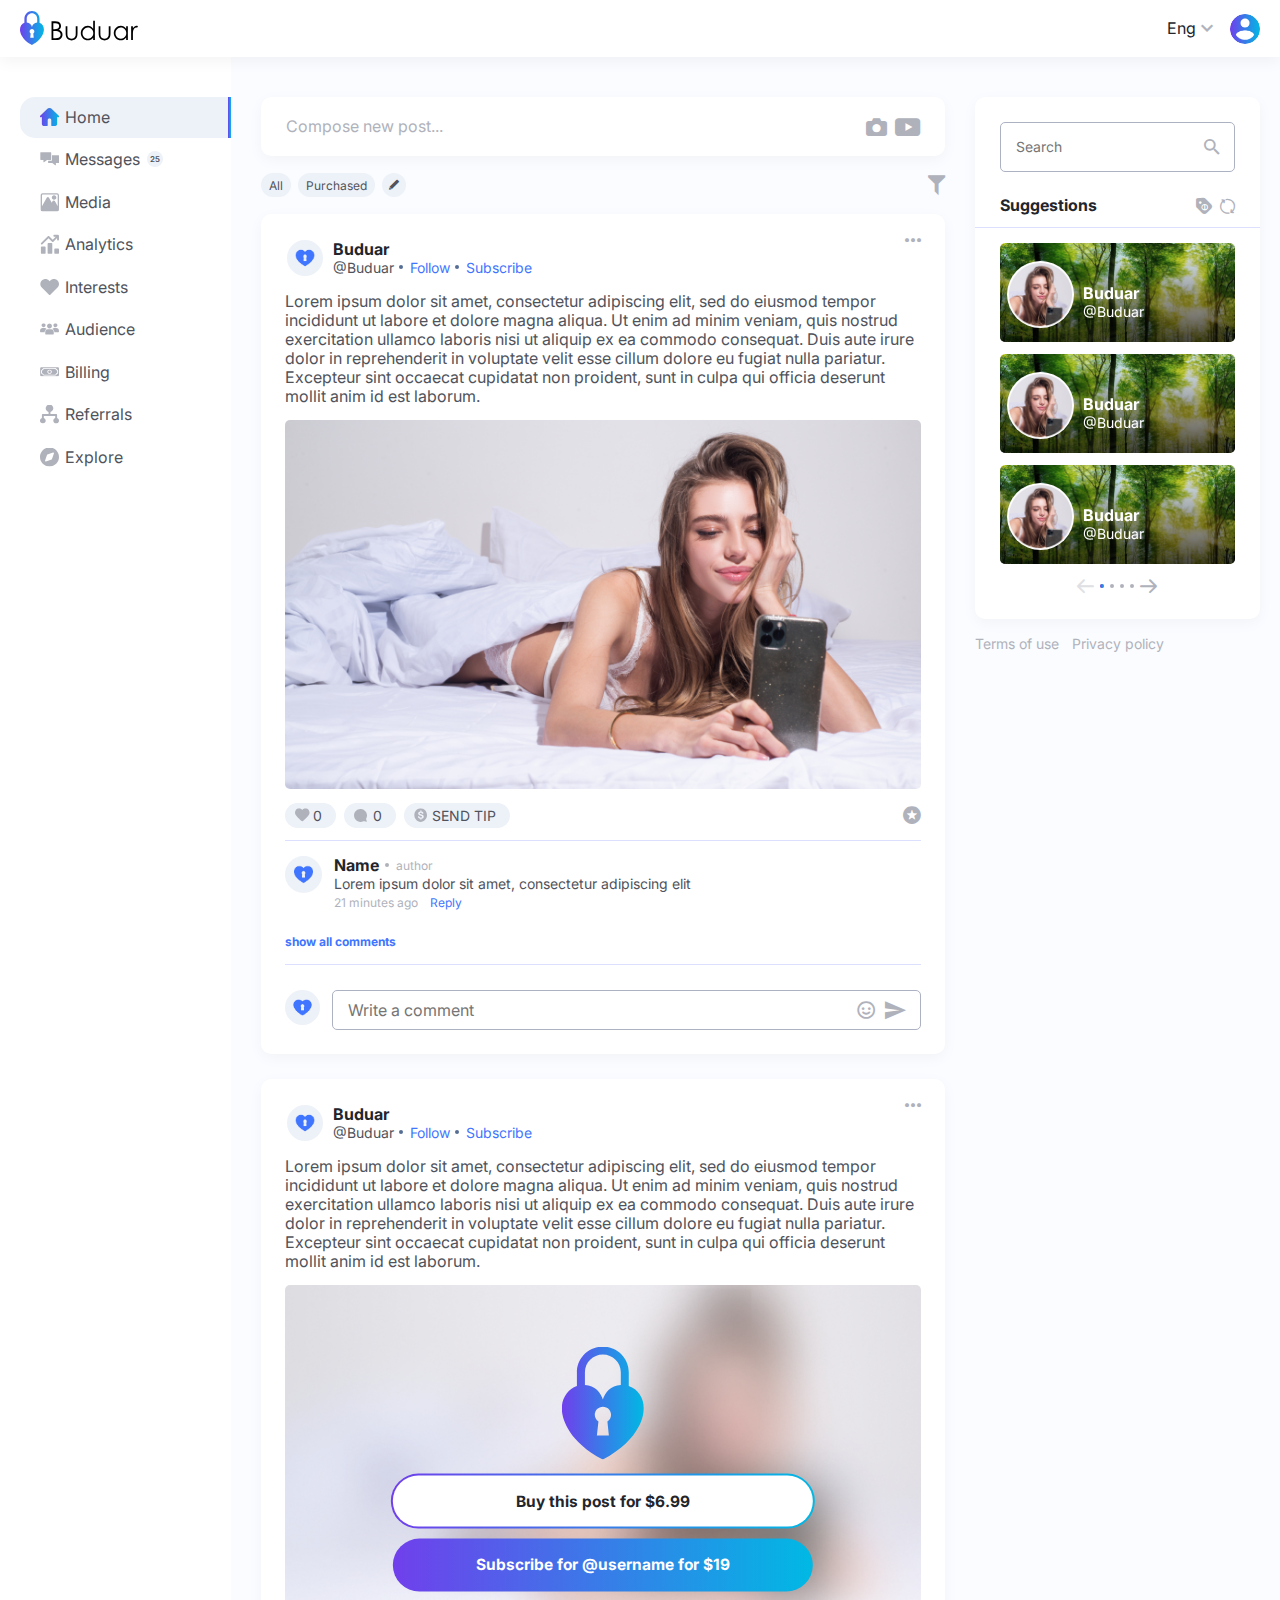
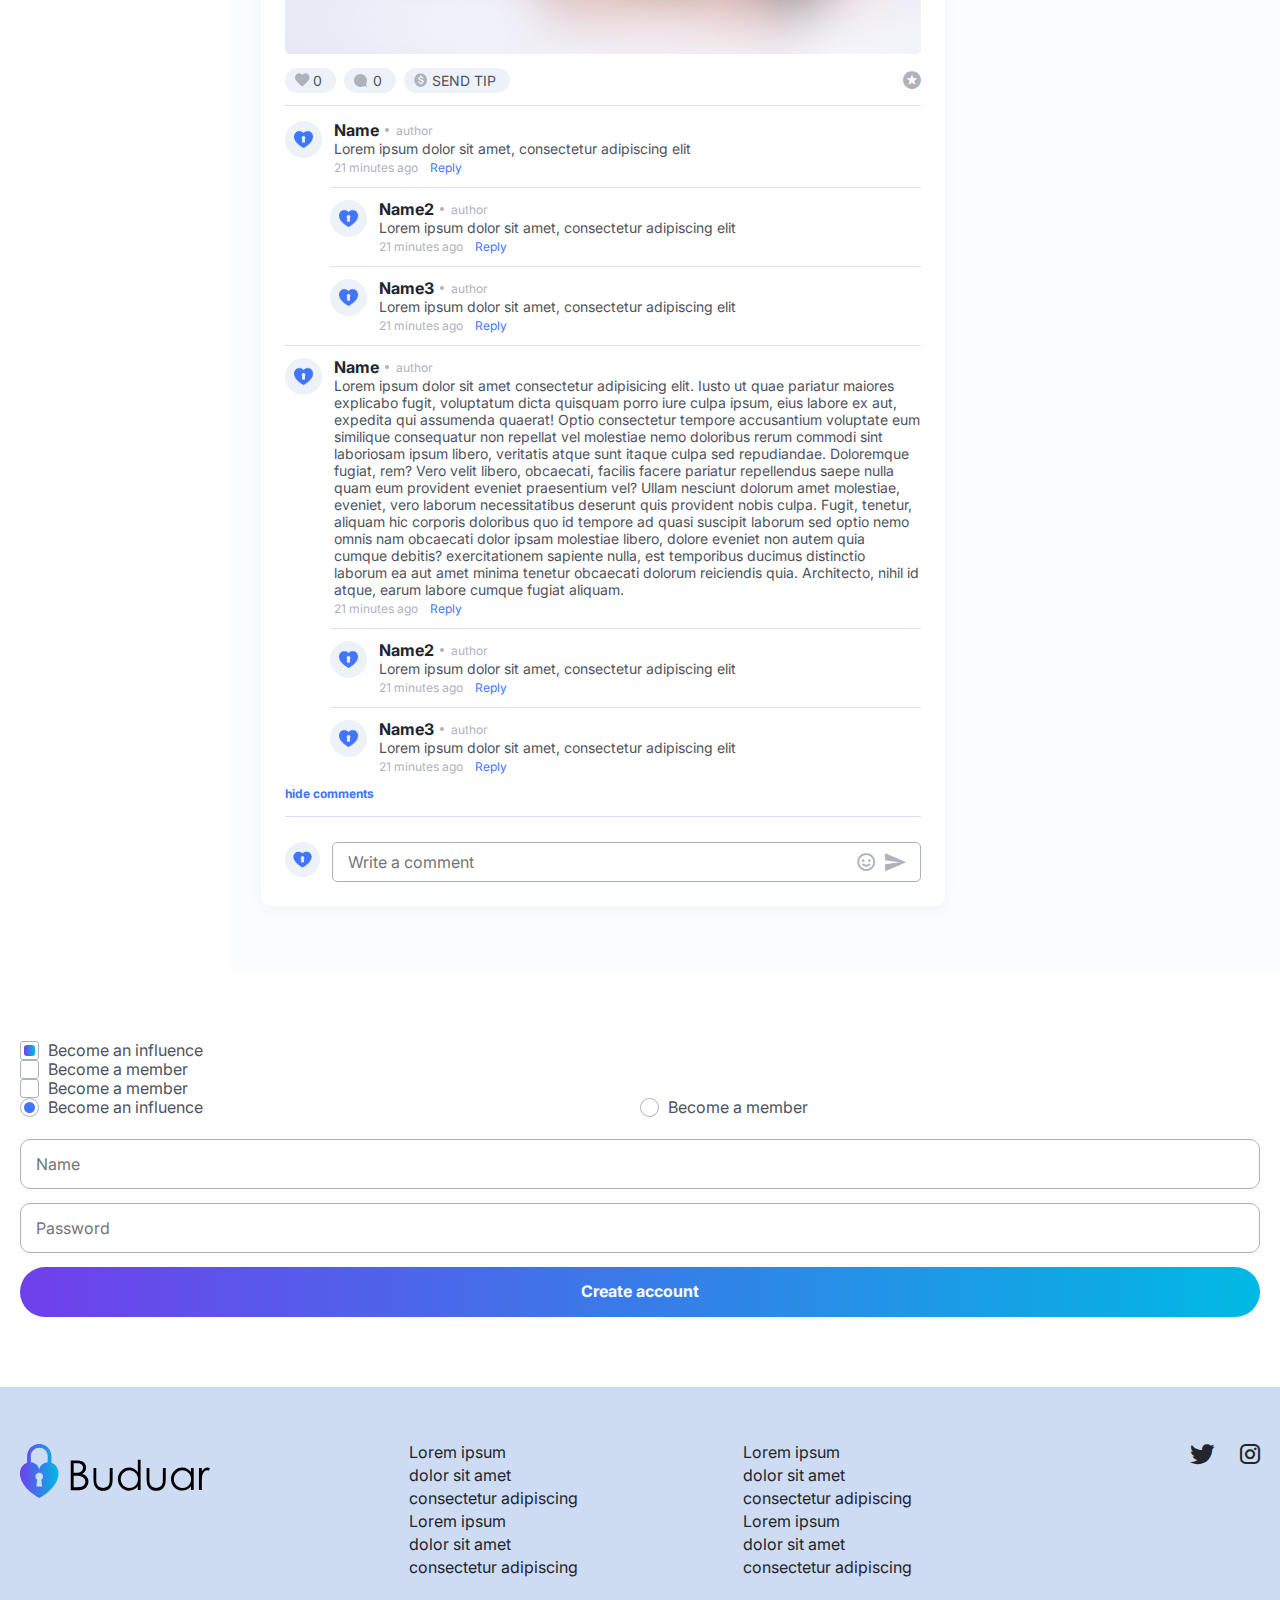
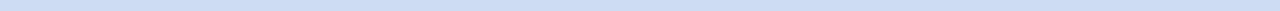
<file: buduar-home.html>
<!DOCTYPE html>

<html lang="ru">
	<!--Заголовок страницы, контейнер для других важных данных (не отображается)-->
	<head>
		<!--Заголовок страницы-->
		<title>buduar-home</title>
		<link
			rel="icon"
			type="image/x-icon"
			sizes="192x192"
			href="img/favicon.ico"
		/>
		<!--===============================-->
		<!--Libs-->

			<!--SWIPER--><script src="libs/swiper-bundle.min.js"></script>
			<!--SWIPER--><link rel="stylesheet" href="libs/swiper-bundle.min.css"/>

			<!--SWIPER--><script src="libs/nouislider.min.js"></script>
			<!--SWIPER--><link rel="stylesheet" href="libs/nouislider.min.css"/>

		<!--===============================-->
		<!--Css-->
			<link rel="stylesheet" href="css/style.css" />
		<!--===============================-->
		<meta charset="utf-8">
		<meta name="viewport" content="width=device-width">
		<meta name="format-detection" content="telephone=no">
	</head>
	<!-- Отображаемое тело страницы -->
	<body>
		<div class="wraper">
			<header class="header-active">
				<div class="container">
					<div class="header-active__body">
						<a href="" class="index-block-content__logo header-active__logo">
							<img src="img/footer/Logo.svg" alt="" class="index-block-content__logo_standart">
							<img src="img/footer/Logo-hover.svg" alt="" class="index-block-content__logo_hover">
						</a>
						<div class="header-active__content">
							<div class="index-block-eng index-block-eng_black">
								<div class="index-block-eng__header">
									Eng
									<span class="icon-arrow"></span>
								</div>
								<div class="index-block-eng__wrapper">
									<a href="">
										Eng
									</a>
									<a href="">
										Ru
									</a>
								</div>
							</div>
							<div class="header-active__img ibg">
								<img src="img/buduar-home/4.jpg" alt="">
							</div>
						</div>
					</div>
				</div>
			</header>
			<div class="buduar-home">
				<div class="buduar-home__container container">
					<div class="buduar-home__wrapper">
						<div class="buduar-home-panel">
							<a href="" class="buduar-home-panel__item _active">
								<span class="buduar-home-panel__icon">
									<img src="img/buduar-home/panel/1.svg" alt="">
									<img src="img/buduar-home/panel/1-active.svg" alt="">
								</span>
								<div class="buduar-home-panel__text">
									Home
								</div>
							</a>
							<a href="" class="buduar-home-panel__item">
								<span class="buduar-home-panel__icon">
									<img src="img/buduar-home/panel/2.svg" alt="">
									<img src="img/buduar-home/panel/2-active.svg" alt="">
								</span>
								<div class="buduar-home-panel__text">
									Messages
								</div>
								<div class="buduar-home-panel__number">
									25
								</div>
							</a>
							<a href="" class="buduar-home-panel__item">
								<span class="buduar-home-panel__icon">
									<img src="img/buduar-home/panel/3.svg" alt="">
									<img src="img/buduar-home/panel/3-active.svg" alt="">
								</span>
								<div class="buduar-home-panel__text">
									Media
								</div>
							</a>
							<a href="" class="buduar-home-panel__item">
								<span class="buduar-home-panel__icon">
									<img src="img/buduar-home/panel/4.svg" alt="">
									<img src="img/buduar-home/panel/4-active.svg" alt="">
								</span>
								<div class="buduar-home-panel__text">
									Analytics
								</div>
							</a>
							<a href="" class="buduar-home-panel__item">
								<span class="buduar-home-panel__icon">
									<img src="img/buduar-home/panel/5.svg" alt="">
									<img src="img/buduar-home/panel/5-active.svg" alt="">
								</span>
								<div class="buduar-home-panel__text">
									Interests
								</div>
							</a>
							<a href="" class="buduar-home-panel__item">
								<span class="buduar-home-panel__icon">
									<img src="img/buduar-home/panel/6.svg" alt="">
									<img src="img/buduar-home/panel/6-active.svg" alt="">
								</span>
								<div class="buduar-home-panel__text">
									Audience
								</div>
							</a>
							<a href="" class="buduar-home-panel__item">
								<span class="buduar-home-panel__icon">
									<img src="img/buduar-home/panel/7.svg" alt="">
									<img src="img/buduar-home/panel/7-active.svg" alt="">
								</span>
								<div class="buduar-home-panel__text">
									Billing
								</div>
							</a>
							<a href="" class="buduar-home-panel__item">
								<span class="buduar-home-panel__icon">
									<img src="img/buduar-home/panel/8.svg" alt="">
									<img src="img/buduar-home/panel/8-active.svg" alt="">
								</span>
								<div class="buduar-home-panel__text">
									Referrals
								</div>
							</a>
							<a href="" class="buduar-home-panel__item">
								<span class="buduar-home-panel__icon">
									<img src="img/buduar-home/panel/9.svg" alt="">
									<img src="img/buduar-home/panel/9-active.svg" alt="">
								</span>
								<div class="buduar-home-panel__text">
									Explore
								</div>
							</a>
						</div>
						<div class="buduar-home-body">
							<div class="buduar-home-new-post">
								<div class="buduar-home-new-post__text">
									Compose new post...
								</div>
								<div class="buduar-home-new-post__icons">
									<span class="buduar-home-new-post__icon icon-camera"></span>
									<span class="buduar-home-new-post__icon icon-youtube"></span>
								</div>
							</div>
							<div class="buduar-home-bread-crumbs">
								<div class="buduar-home-bread-crumbs__list">
									<div class="buduar-home-bread-crumbs__link _active">
										All
									</div>
									<div class="buduar-home-bread-crumbs__link">
										Purchased
									</div>
									<div class="buduar-home-bread-crumbs__link buduar-home-bread-crumbs__link_icon icon-pencil"></div>
								</div>
								<div class="buduar-home-bread-crumbs__funnel icon-funnel"></div>
							</div>
							<div class="buduar-home-block">
								<div class="buduar-home-block-header">
									<div class="buduar-home-block-header__wrapper">
										<div class="buduar-home-block-header__logo ibg">
											<img src="img/buduar-home/Logo.png" alt="">
										</div>
										<div class="buduar-home-block-header__content">
											<div class="buduar-home-block-header__title">
												Buduar
											</div>
											<div class="buduar-home-block-header__bread-crumbs">
												<div class="buduar-home-block-header__text">
													@Buduar
												</div>
												<div class="buduar-home-block-header__link">
													Follow
												</div>
												<div class="buduar-home-block-header__link">
													Subscribe
												</div>
											</div>
										</div>
									</div>
									<div class="buduar-home-block-header-dots">
										<div class="buduar-home-block-header-dots__header icon-dots"></div>
										<div class="buduar-home-block-header-dots__content">
											<div class="buduar-home-block-header-dots__link">
												<div class="buduar-home-block-header-dots__icon"></div>
												<div class="buduar-home-block-header-dots__text">
													Share 
												</div>
											</div>
											<div class="buduar-home-block-header-dots__link">
												<div class="buduar-home-block-header-dots__icon"></div>
												<div class="buduar-home-block-header-dots__text">
													Repost
												</div>
											</div>
										</div>
									</div>
								</div>
								<div class="buduar-home-block__text">
									Lorem ipsum dolor sit amet, consectetur adipiscing elit, sed do eiusmod tempor incididunt ut labore et dolore magna aliqua. Ut enim ad minim veniam, quis nostrud exercitation ullamco laboris nisi ut aliquip ex ea commodo consequat. Duis aute irure dolor in reprehenderit in voluptate velit esse cillum dolore eu fugiat nulla pariatur. Excepteur sint occaecat cupidatat non proident, sunt in culpa qui officia deserunt mollit anim id est laborum.
								</div>
								<div class="buduar-home-block__img ibg">
									<img src="img/buduar-home/1.png" alt="">
								</div>
								<div class="buduar-home-block-footer">
									<div class="like-wrapper buduar-home-block-footer__like">
										<div class="like-wrapper__item">
											<div class="like-wrapper__icon">
												<img src="img/lice/1.svg" alt="">
												<img src="img/lice/1-active.svg" alt="">
											</div>
											<p class="like-wrapper__text">
												0
											</p>
										</div>
										<div class="like-wrapper__item">
											<div class="like-wrapper__icon">
												<img src="img/lice/2.svg" alt="">
												<img src="img/lice/2-active.svg" alt="">
											</div>
											<p class="like-wrapper__text">
												0
											</p>
										</div>
										<div class="like-wrapper__item">
											<div class="like-wrapper__icon">
												<img src="img/lice/3.svg" alt="">
												<img src="img/lice/3-active.svg" alt="">
											</div>
											<p class="like-wrapper__text">
												SEND TIP
											</p>
										</div>
									</div>
									<div class="buduar-home-block-footer__star icon-star"></div>
								</div>
								<div class="comments">
									<div class="comments__body">
										<div class="comments-item__block">
											<div class="comments-item comments-item-basic">
												<div class="comments-item__logo ibg">
													<img src="img/buduar-home/Logo.png" alt="">
												</div>
												<div class="comments-item-content">
													<div class="comments-item-content__header">
														<div class="comments-item-content__name">
															Name
														</div>
														<div class="comments-item-content__name-decor">
															author
														</div>
													</div>
													<div class="comments-item-content__text">
														Lorem ipsum dolor sit amet, consectetur adipiscing elit
													</div>
													<div class="comments-item-content__footer">
														<div class="comments-item-content__data">
															21 minutes ago
														</div>
														<button class="comments-item-content__button">
															Reply
														</button>
													</div>
												</div>
											</div>
										</div>
										<button class="comments__button">
											show all comments
										</button>
									</div>
									<div class="comments-form">
										<div class="comments-form__logo ibg">
											<img src="img/buduar-home/Logo.png" alt="">
										</div>
										<form class="comments-form__input">
											<input type="text" name="" placeholder="Write a comment">
											<button class="comments-form-button comments-form-button_sending icon-forward"></button>
											<button class="comments-form-button comments-form-button_smiley icon-smiley"></button>
										</form>
									</div>
								</div>
							</div>
							<div class="buduar-home-block buduar-home-block_premium">
								<div class="buduar-home-block-header">
									<div class="buduar-home-block-header__wrapper">
										<div class="buduar-home-block-header__logo ibg">
											<img src="img/buduar-home/Logo.png" alt="">
										</div>
										<div class="buduar-home-block-header__content">
											<div class="buduar-home-block-header__title">
												Buduar
											</div>
											<div class="buduar-home-block-header__bread-crumbs">
												<div class="buduar-home-block-header__text">
													@Buduar
												</div>
												<div class="buduar-home-block-header__link">
													Follow
												</div>
												<div class="buduar-home-block-header__link">
													Subscribe
												</div>
											</div>
										</div>

									</div>
									<div class="buduar-home-block-header-dots">
										<div class="buduar-home-block-header-dots__header icon-dots"></div>
										<div class="buduar-home-block-header-dots__content">
											<div class="buduar-home-block-header-dots__link">
												<div class="buduar-home-block-header-dots__icon"></div>
												<div class="buduar-home-block-header-dots__text">
													Share 
												</div>
											</div>
											<div class="buduar-home-block-header-dots__link">
												<div class="buduar-home-block-header-dots__icon"></div>
												<div class="buduar-home-block-header-dots__text">
													Repost
												</div>
											</div>
										</div>
									</div>
								</div>
								<div class="buduar-home-block__text">
									Lorem ipsum dolor sit amet, consectetur adipiscing elit, sed do eiusmod tempor incididunt ut labore et dolore magna aliqua. Ut enim ad minim veniam, quis nostrud exercitation ullamco laboris nisi ut aliquip ex ea commodo consequat. Duis aute irure dolor in reprehenderit in voluptate velit esse cillum dolore eu fugiat nulla pariatur. Excepteur sint occaecat cupidatat non proident, sunt in culpa qui officia deserunt mollit anim id est laborum.
								</div>
								<div class="buduar-home-block__img ibg">
									<img src="img/buduar-home/5.png" alt="">

									<div class="buduar-home-block__img_content">
										<div class="buduar-home-block__img_img">
											<img src="img/buduar-home/6.svg" alt="">
										</div>
										<a href="" class="buduar-home-block__img_button-while">
											Buy this post for $6.99
										</a>
										<a href="" class="buduar-home-block__img_button-black">
											Subscribe for @username for $19
										</a>
									</div>
								</div>
								<div class="buduar-home-block-footer">
									<div class="like-wrapper buduar-home-block-footer__like">
										<div class="like-wrapper__item">
											<div class="like-wrapper__icon">
												<img src="img/lice/1.svg" alt="">
												<img src="img/lice/1-active.svg" alt="">
											</div>
											<p class="like-wrapper__text">
												0
											</p>
										</div>
										<div class="like-wrapper__item">
											<div class="like-wrapper__icon">
												<img src="img/lice/2.svg" alt="">
												<img src="img/lice/2-active.svg" alt="">
											</div>
											<p class="like-wrapper__text">
												0
											</p>
										</div>
										<div class="like-wrapper__item">
											<div class="like-wrapper__icon">
												<img src="img/lice/3.svg" alt="">
												<img src="img/lice/3-active.svg" alt="">
											</div>
											<p class="like-wrapper__text">
												SEND TIP
											</p>
										</div>
									</div>
									<div class="buduar-home-block-footer__star icon-star"></div>
								</div>
								<div class="comments">
									<div class="comments__body">
										<div class="comments-item__block">
											<div class="comments-item comments-item-basic">
												<div class="comments-item__logo ibg">
													<img src="img/buduar-home/Logo.png" alt="">
												</div>
												<div class="comments-item-content">
													<div class="comments-item-content__header">
														<div class="comments-item-content__name">
															Name
														</div>
														<div class="comments-item-content__name-decor">
															author
														</div>
													</div>
													<div class="comments-item-content__text">
														Lorem ipsum dolor sit amet, consectetur adipiscing elit
													</div>
													<div class="comments-item-content__footer">
														<div class="comments-item-content__data">
															21 minutes ago
														</div>
														<button class="comments-item-content__button">
															Reply
														</button>
													</div>
												</div>
											</div>
											<div class="comments-item-answers">
												<div class="comments-item">
													<div class="comments-item__logo ibg">
														<img src="img/buduar-home/Logo.png" alt="">
													</div>
													<div class="comments-item-content">
														<div class="comments-item-content__header">
															<div class="comments-item-content__name">
																Name2
															</div>
															<div class="comments-item-content__name-decor">
																author
															</div>
														</div>
														<div class="comments-item-content__text">
															Lorem ipsum dolor sit amet, consectetur adipiscing elit
														</div>
														<div class="comments-item-content__footer">
															<div class="comments-item-content__data">
																21 minutes ago
															</div>
															<button class="comments-item-content__button">
																Reply
															</button>
														</div>
													</div>
												</div>
												<div class="comments-item">
													<div class="comments-item__logo ibg">
														<img src="img/buduar-home/Logo.png" alt="">
													</div>
													<div class="comments-item-content">
														<div class="comments-item-content__header">
															<div class="comments-item-content__name">
																Name3
															</div>
															<div class="comments-item-content__name-decor">
																author
															</div>
														</div>
														<div class="comments-item-content__text">
															Lorem ipsum dolor sit amet, consectetur adipiscing elit
														</div>
														<div class="comments-item-content__footer">
															<div class="comments-item-content__data">
																21 minutes ago
															</div>
															<button class="comments-item-content__button">
																Reply
															</button>
														</div>
													</div>
												</div>
											</div>
										</div>
										<div class="comments-item__block">
											<div class="comments-item comments-item-basic">
												<div class="comments-item__logo ibg">
													<img src="img/buduar-home/Logo.png" alt="">
												</div>
												<div class="comments-item-content">
													<div class="comments-item-content__header">
														<div class="comments-item-content__name">
															Name
														</div>
														<div class="comments-item-content__name-decor">
															author
														</div>
													</div>
													<div class="comments-item-content__text">
														Lorem ipsum dolor sit amet consectetur adipisicing elit. Iusto ut quae pariatur maiores explicabo fugit, voluptatum dicta quisquam porro iure culpa ipsum, eius labore ex aut, expedita qui assumenda quaerat!
														Optio consectetur tempore accusantium voluptate eum similique consequatur non repellat vel molestiae nemo doloribus rerum commodi sint laboriosam ipsum libero, veritatis atque sunt itaque culpa sed repudiandae. Doloremque fugiat, rem?
														Vero velit libero, obcaecati, facilis facere pariatur repellendus saepe nulla quam eum provident eveniet praesentium vel? Ullam nesciunt dolorum amet molestiae, eveniet, vero laborum necessitatibus deserunt quis provident nobis culpa.
														Fugit, tenetur, aliquam hic corporis doloribus quo id tempore ad quasi suscipit laborum sed optio nemo omnis nam obcaecati dolor ipsam molestiae libero, dolore eveniet non autem quia cumque debitis?
														exercitationem sapiente nulla, est temporibus ducimus distinctio laborum ea aut amet minima tenetur obcaecati dolorum reiciendis quia. Architecto, nihil id atque, earum labore cumque fugiat aliquam.	
													</div>
													<div class="comments-item-content__footer">
														<div class="comments-item-content__data">
															21 minutes ago
														</div>
														<button class="comments-item-content__button">
															Reply
														</button>
													</div>
												</div>
											</div>
											<div class="comments-item-answers">
												<div class="comments-item">
													<div class="comments-item__logo ibg">
														<img src="img/buduar-home/Logo.png" alt="">
													</div>
													<div class="comments-item-content">
														<div class="comments-item-content__header">
															<div class="comments-item-content__name">
																Name2
															</div>
															<div class="comments-item-content__name-decor">
																author
															</div>
														</div>
														<div class="comments-item-content__text">
															Lorem ipsum dolor sit amet, consectetur adipiscing elit
														</div>
														<div class="comments-item-content__footer">
															<div class="comments-item-content__data">
																21 minutes ago
															</div>
															<button class="comments-item-content__button">
																Reply
															</button>
														</div>
													</div>
												</div>
												<div class="comments-item">
													<div class="comments-item__logo ibg">
														<img src="img/buduar-home/Logo.png" alt="">
													</div>
													<div class="comments-item-content">
														<div class="comments-item-content__header">
															<div class="comments-item-content__name">
																Name3
															</div>
															<div class="comments-item-content__name-decor">
																author
															</div>
														</div>
														<div class="comments-item-content__text">
															Lorem ipsum dolor sit amet, consectetur adipiscing elit
														</div>
														<div class="comments-item-content__footer">
															<div class="comments-item-content__data">
																21 minutes ago
															</div>
															<button class="comments-item-content__button">
																Reply
															</button>
														</div>
													</div>
												</div>
											</div>
										</div>
										<button class="comments__button">
											hide comments
										</button>
									</div>
									<div class="comments-form">
										<div class="comments-form__logo ibg">
											<img src="img/buduar-home/Logo.png" alt="">
										</div>
										<form class="comments-form__input">
											<input type="text" name="" placeholder="Write a comment">
											<button class="comments-form-button comments-form-button_sending icon-forward"></button>
											<button class="comments-form-button comments-form-button_smiley icon-smiley"></button>
										</form>
									</div>
								</div>
							</div>
						</div>
						<div class="buduar-home-suggestions">
							<div class="buduar-home-suggestions__wrapper">
								<div class="buduar-home-suggestions__body">
									<div class="buduar-home-suggestions__input">
										<input type="" name="" placeholder="Search">
										<span class="buduar-home-suggestions__input_icon icon-magnifying-glass"></span>
									</div>
									<div class="buduar-home-suggestions-title">
										<div class="buduar-home-suggestions-title__text">
											Suggestions
										</div>
										<div class="buduar-home-suggestions-title__icons">
											<span class="buduar-home-suggestions-title__icon icon-tag"></span>
											<span class="buduar-home-suggestions-title__icon icon-reboot"></span>
										</div>
									</div>
									<div class="swiper buduar-home-suggestions-content">
										<div class="swiper-wrapper">
											<div class="buduar-home-suggestions-content__body swiper-slide">
												<div class="buduar-home-suggestions-block">
													<div class="buduar-home-suggestions-block__backgraund ibg">
														<img src="img/buduar-home/2.png" alt="">
													</div>
													<div class="buduar-home-suggestions-block__img ibg">
														<img src="img/buduar-home/3.png" alt="">
													</div>
													<div class="buduar-home-suggestions-block__content">
														<div class="buduar-home-suggestions-block__title">
															Buduar
														</div>
														<div class="buduar-home-suggestions-block__text">
															@Buduar
														</div>
													</div>
												</div>
												<div class="buduar-home-suggestions-block">
													<div class="buduar-home-suggestions-block__backgraund ibg">
														<img src="img/buduar-home/2.png" alt="">
													</div>
													<div class="buduar-home-suggestions-block__img ibg">
														<img src="img/buduar-home/3.png" alt="">
													</div>
													<div class="buduar-home-suggestions-block__content">
														<div class="buduar-home-suggestions-block__title">
															Buduar
														</div>
														<div class="buduar-home-suggestions-block__text">
															@Buduar
														</div>
													</div>
												</div>
												<div class="buduar-home-suggestions-block">
													<div class="buduar-home-suggestions-block__backgraund ibg">
														<img src="img/buduar-home/2.png" alt="">
													</div>
													<div class="buduar-home-suggestions-block__img ibg">
														<img src="img/buduar-home/3.png" alt="">
													</div>
													<div class="buduar-home-suggestions-block__content">
														<div class="buduar-home-suggestions-block__title">
															Buduar
														</div>
														<div class="buduar-home-suggestions-block__text">
															@Buduar
														</div>
													</div>
												</div>
											</div>
											<div class="buduar-home-suggestions-content__body swiper-slide">
												<div class="buduar-home-suggestions-block">
													<div class="buduar-home-suggestions-block__backgraund ibg">
														<img src="img/buduar-home/2.png" alt="">
													</div>
													<div class="buduar-home-suggestions-block__img ibg">
														<img src="img/buduar-home/3.png" alt="">
													</div>
													<div class="buduar-home-suggestions-block__content">
														<div class="buduar-home-suggestions-block__title">
															Buduar
														</div>
														<div class="buduar-home-suggestions-block__text">
															@Buduar
														</div>
													</div>
												</div>
												<div class="buduar-home-suggestions-block">
													<div class="buduar-home-suggestions-block__backgraund ibg">
														<img src="img/buduar-home/2.png" alt="">
													</div>
													<div class="buduar-home-suggestions-block__img ibg">
														<img src="img/buduar-home/3.png" alt="">
													</div>
													<div class="buduar-home-suggestions-block__content">
														<div class="buduar-home-suggestions-block__title">
															Buduar
														</div>
														<div class="buduar-home-suggestions-block__text">
															@Buduar
														</div>
													</div>
												</div>
												<div class="buduar-home-suggestions-block">
													<div class="buduar-home-suggestions-block__backgraund ibg">
														<img src="img/buduar-home/2.png" alt="">
													</div>
													<div class="buduar-home-suggestions-block__img ibg">
														<img src="img/buduar-home/3.png" alt="">
													</div>
													<div class="buduar-home-suggestions-block__content">
														<div class="buduar-home-suggestions-block__title">
															Buduar
														</div>
														<div class="buduar-home-suggestions-block__text">
															@Buduar
														</div>
													</div>
												</div>
											</div>
											<div class="buduar-home-suggestions-content__body swiper-slide">
												<div class="buduar-home-suggestions-block">
													<div class="buduar-home-suggestions-block__backgraund ibg">
														<img src="img/buduar-home/2.png" alt="">
													</div>
													<div class="buduar-home-suggestions-block__img ibg">
														<img src="img/buduar-home/3.png" alt="">
													</div>
													<div class="buduar-home-suggestions-block__content">
														<div class="buduar-home-suggestions-block__title">
															Buduar
														</div>
														<div class="buduar-home-suggestions-block__text">
															@Buduar
														</div>
													</div>
												</div>
												<div class="buduar-home-suggestions-block">
													<div class="buduar-home-suggestions-block__backgraund ibg">
														<img src="img/buduar-home/2.png" alt="">
													</div>
													<div class="buduar-home-suggestions-block__img ibg">
														<img src="img/buduar-home/3.png" alt="">
													</div>
													<div class="buduar-home-suggestions-block__content">
														<div class="buduar-home-suggestions-block__title">
															Buduar
														</div>
														<div class="buduar-home-suggestions-block__text">
															@Buduar
														</div>
													</div>
												</div>
												<div class="buduar-home-suggestions-block">
													<div class="buduar-home-suggestions-block__backgraund ibg">
														<img src="img/buduar-home/2.png" alt="">
													</div>
													<div class="buduar-home-suggestions-block__img ibg">
														<img src="img/buduar-home/3.png" alt="">
													</div>
													<div class="buduar-home-suggestions-block__content">
														<div class="buduar-home-suggestions-block__title">
															Buduar
														</div>
														<div class="buduar-home-suggestions-block__text">
															@Buduar
														</div>
													</div>
												</div>
											</div>
											<div class="buduar-home-suggestions-content__body swiper-slide">
												<div class="buduar-home-suggestions-block">
													<div class="buduar-home-suggestions-block__backgraund ibg">
														<img src="img/buduar-home/2.png" alt="">
													</div>
													<div class="buduar-home-suggestions-block__img ibg">
														<img src="img/buduar-home/3.png" alt="">
													</div>
													<div class="buduar-home-suggestions-block__content">
														<div class="buduar-home-suggestions-block__title">
															Buduar
														</div>
														<div class="buduar-home-suggestions-block__text">
															@Buduar
														</div>
													</div>
												</div>
												<div class="buduar-home-suggestions-block">
													<div class="buduar-home-suggestions-block__backgraund ibg">
														<img src="img/buduar-home/2.png" alt="">
													</div>
													<div class="buduar-home-suggestions-block__img ibg">
														<img src="img/buduar-home/3.png" alt="">
													</div>
													<div class="buduar-home-suggestions-block__content">
														<div class="buduar-home-suggestions-block__title">
															Buduar
														</div>
														<div class="buduar-home-suggestions-block__text">
															@Buduar
														</div>
													</div>
												</div>
												<div class="buduar-home-suggestions-block">
													<div class="buduar-home-suggestions-block__backgraund ibg">
														<img src="img/buduar-home/2.png" alt="">
													</div>
													<div class="buduar-home-suggestions-block__img ibg">
														<img src="img/buduar-home/3.png" alt="">
													</div>
													<div class="buduar-home-suggestions-block__content">
														<div class="buduar-home-suggestions-block__title">
															Buduar
														</div>
														<div class="buduar-home-suggestions-block__text">
															@Buduar
														</div>
													</div>
												</div>
											</div>
										</div>
										<div class="buduar-home-suggestions-content__navigachion">
											<div class="buduar-home-suggestions-content__button buduar-home-suggestions-content__button_left icon-pointer-left"></div>
											<div class="buduar-home-suggestions-content__paginachion">
												
											</div>
											<div class="buduar-home-suggestions-content__button buduar-home-suggestions-content__button_right icon-pointer-right"></div>
										</div>
									</div>
								</div>
							</div>
							<div class="buduar-home-suggestions__list">
								<a href="" class="buduar-home-suggestions__link">
									Terms of use
								</a>
								<a href="" class="buduar-home-suggestions__link">
									Privacy policy
								</a>
							</div>
						</div>
					</div>
				</div>
			</div>

			<div class="component">
				<div class="container">
					<div class="index-block-form-radio__item radio-button_square">
						<input type="radio" name="rb" id="rb1" checked> <label for="rb1">Become an influence</label>
					</div>
					<div class="index-block-form-radio__item radio-button_square">
						<input type="radio" name="rb" id="rb2"> <label for="rb2">Become a member</label>
					</div>
					<div class="index-block-form-radio__item radio-button_square">
						<input type="checkbox" name="rb2" id="rb3"> <label for="rb3">
							<img src="img/jackdaw.svg" alt="">
							Become a member
						</label>
					</div>
					<div class="index-block-form-radio">
						<div class="index-block-form-radio__item">
							<input type="radio" name="rb3" id="rb4" checked> <label for="rb4">Become an influence</label>
						</div>
						<div class="index-block-form-radio__item">
							<input type="radio" name="rb3" id="rb5"> <label for="rb5">Become a member</label>
						</div>
					</div>
					<div class="index-block-form__input _form-validation__body">
						<input type="text" name="" placeholder="Name" class="_input-placeholder _form-validation__input">
					</div>
					<div class="index-block-form__input _form-validation__body">
						<input type="password" name="" placeholder="Password" class="_input-placeholder _form-validation__input">
					</div>
					<button class="index-block-form__button _form-validation__button" onclick="return false">
						<span>Create account</span>
					</button>
				</div>
			</div>
			<div class="footer">
				<div class="container">
					<div class="footer__wrapper">
						<div class="footer__img">
							<a href="" class="footer__logo">
								<img src="img/footer/Logo.svg" alt="" class="footer__logo_standart">
								<img src="img/footer/Logo-hover.svg" alt="" class="footer__logo_hover">
							</a>
						</div>
						<div class="footer__body">
							<div class="footer-list">
								<div class="footer-list__link">
									<a href="">Lorem ipsum</a>
								</div>
								<div class="footer-list__link">
									<a href="">dolor sit amet</a>
								</div>
								<div class="footer-list__link">
									<a href="">consectetur adipiscing</a>
								</div>
								<div class="footer-list__link">
									<a href="">Lorem ipsum</a>
								</div>
								<div class="footer-list__link">
									<a href="">dolor sit amet</a>
								</div>
								<div class="footer-list__link">
									<a href="">consectetur adipiscing</a>
								</div>
							</div>
							<div class="footer-list">
								<div class="footer-list__link">
									<a href="">Lorem ipsum</a>
								</div>
								<div class="footer-list__link">
									<a href="">dolor sit amet</a>
								</div>
								<div class="footer-list__link">
									<a href="">consectetur adipiscing</a>
								</div>
								<div class="footer-list__link">
									<a href="">Lorem ipsum</a>
								</div>
								<div class="footer-list__link">
									<a href="">dolor sit amet</a>
								</div>
								<div class="footer-list__link">
									<a href="">consectetur adipiscing</a>
								</div>
							</div>
						</div>
						<div class="footer-social-network">
							<a href="" class="footer-social-network__item icon-tvitr"></a>
							<a href="" class="footer-social-network__item icon-insta"></a>
						</div>
					</div>
				</div>
			</div>
		</div>
		<script src="js/custom.js"></script>
	</body>
</html>
</file>
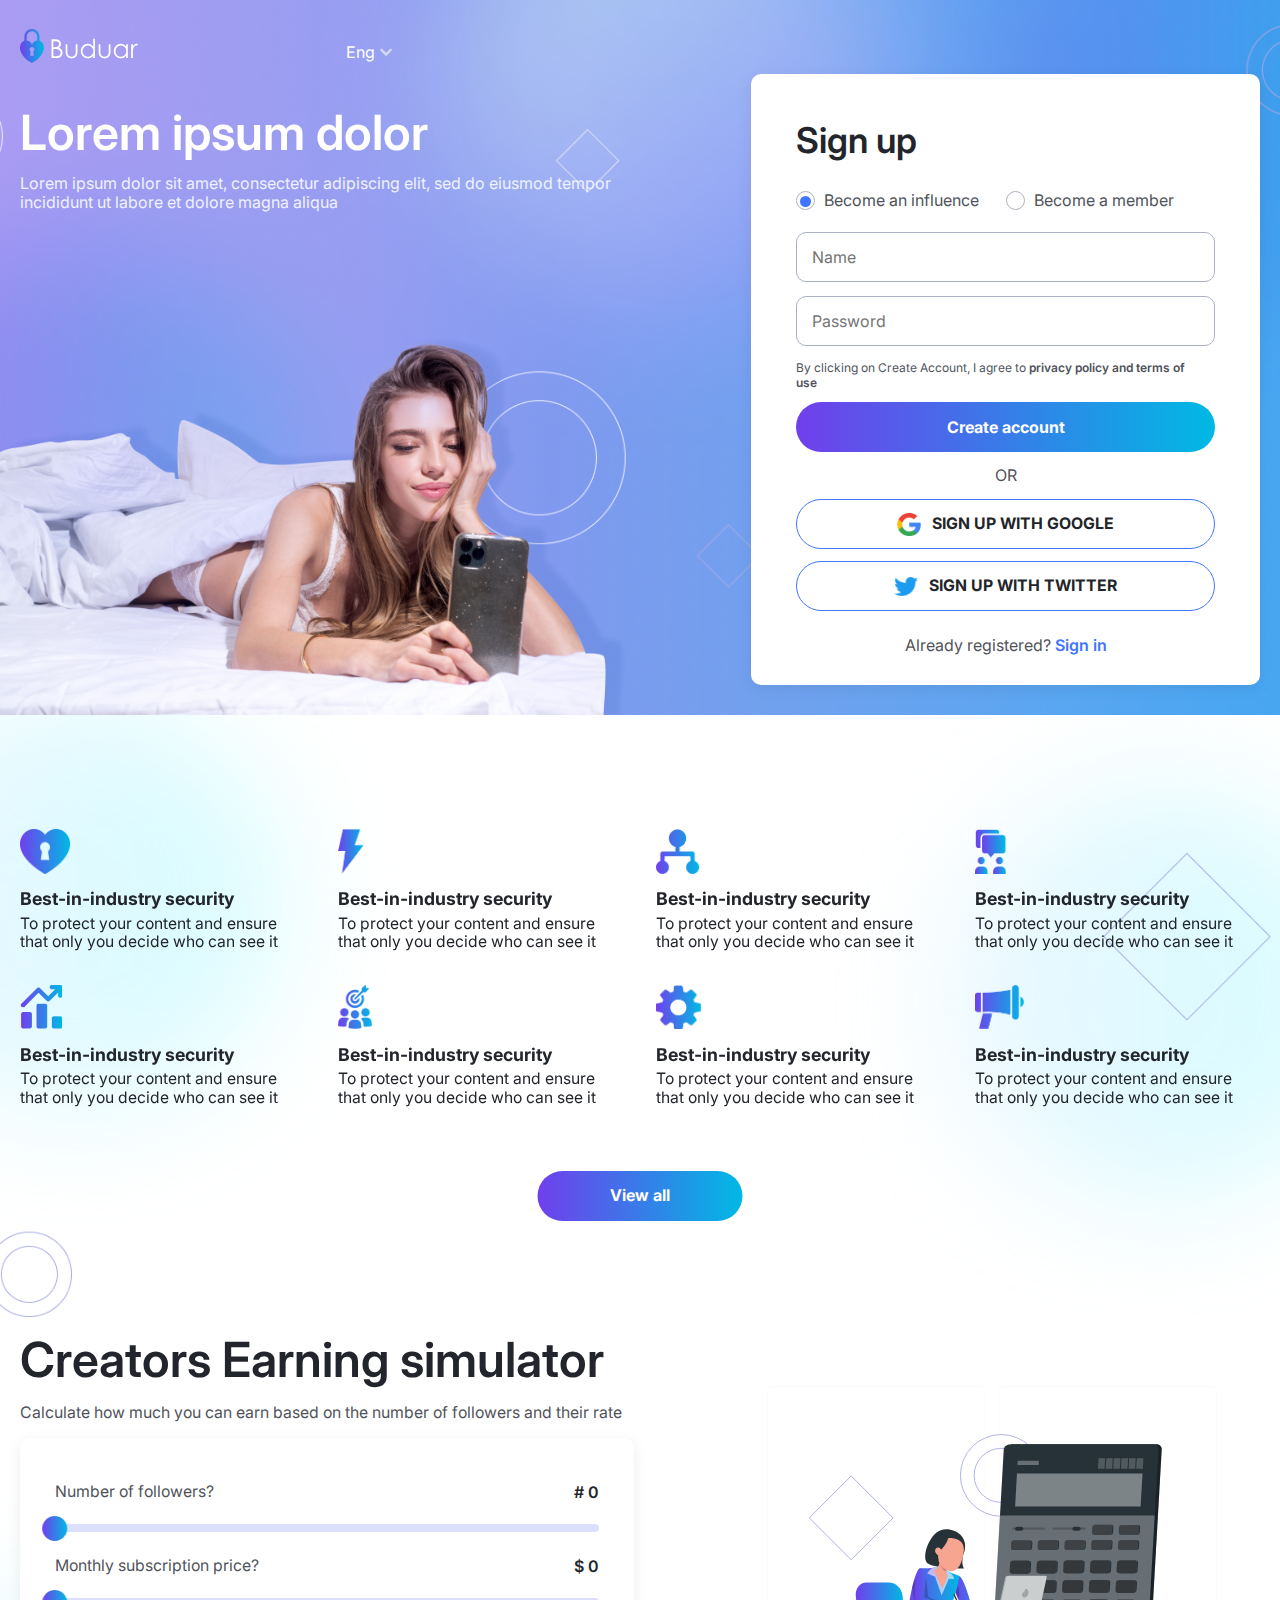
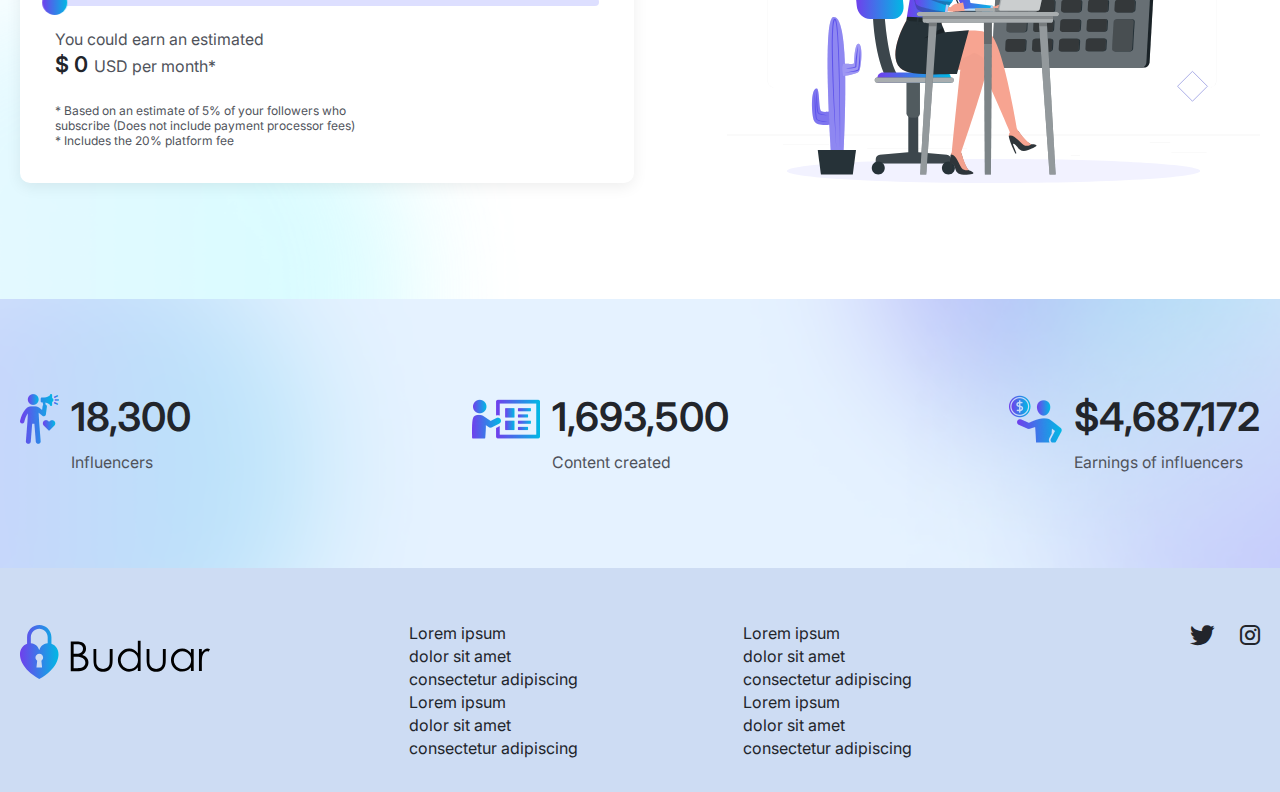
<file: index1.html>
<!DOCTYPE html>

<html lang="ru">
	<!--Заголовок страницы, контейнер для других важных данных (не отображается)-->
	<head>
		<!--Заголовок страницы-->
		<title>index</title>
		<link
			rel="icon"
			type="image/x-icon"
			sizes="192x192"
			href="img/favicon.ico"
		/>
		<!--===============================-->
		<!--Libs-->

			<!--SWIPER--><script src="libs/swiper-bundle.min.js"></script>
			<!--SWIPER--><link rel="stylesheet" href="libs/swiper-bundle.min.css"/>

			<!--SWIPER--><script src="libs/nouislider.min.js"></script>
			<!--SWIPER--><link rel="stylesheet" href="libs/nouislider.min.css"/>

		<!--===============================-->
		<!--Css-->
			<link rel="stylesheet" href="css/style.css" />
		<!--===============================-->
		<meta charset="utf-8">
		<meta name="viewport" content="width=device-width">
		<meta name="format-detection" content="telephone=no">
	</head>
	<!-- Отображаемое тело страницы -->
	<body>
		<div class="wraper">
			<div class="index-block">
				<div class="index-block__container container">
					<div class="index-block-content">
						<div class="index-block-content__header">
							<a href="" class="index-block-content__logo">
								<img src="img/Index-block/logo.svg" alt="" class="index-block-content__logo_standart">
								<img src="img/Index-block/logo-hover.svg" alt="" class="index-block-content__logo_hover">
							</a>
							<div class="index-block-eng">
								<div class="index-block-eng__header">
									Eng
									<span class="icon-arrow"></span>
								</div>
								<div class="index-block-eng__wrapper">
									<a href="">
										Eng
									</a>
									<a href="">
										Ru
									</a>
								</div>
							</div>
						</div>
						<div class="index-block-content__title">
							Lorem ipsum dolor
						</div>
						<div class="index-block-content__text">
							Lorem ipsum dolor sit amet, consectetur adipiscing elit, sed do eiusmod tempor incididunt ut labore et dolore magna aliqua
						</div>
						<div class="index-block-content__img">
							<img src="img/Index-block/img1.png" alt="">
						</div>
					</div>
					<div class="index-block-form">
						<div class="index-block-form__wrapper">
							<div class="index-block-form__title">
								Sign up
							</div>
							<form class="index-block-form__body _form-validation__wrapper">
								<div class="index-block-form-radio">
									<div class="index-block-form-radio__item">
										<input type="radio" name="rb" id="rb1" checked> <label for="rb1">Become an influence</label>
									</div>
									<div class="index-block-form-radio__item">
										<input type="radio" name="rb" id="rb2"> <label for="rb2">Become a member</label>
									</div>
								</div>
								<div class="index-block-form__input _form-validation__body">
									<input type="text" name="" placeholder="Name" class="_input-placeholder _form-validation__input">
								</div>
								<div class="index-block-form__input _form-validation__body">
									<input type="password" name="" placeholder="Password" class="_input-placeholder _form-validation__input">
								</div>
								<div class="index-block-form__text">
									By clicking on Create Account, I agree to <span>privacy policy and terms of use</span>
								</div>
								<button class="index-block-form__button _form-validation__button" onclick="return false">
									<span>Create account</span>
								</button>
							</form>
							<div class="index-block-form__or">
								OR
							</div>
							<a href="" class="index-block-form__link">
								<img src="img/Index-block/icon1.png" alt="">
								Sign up with google
							</a>
							<a href="" class="index-block-form__link">
								<img src="img/Index-block/icon2.png" alt="">
								Sign up with twitter
							</a>
							<div class="index-block-form__text-big">
								Already registered? <a href="">Sign in</a>
							</div>
						</div>
					</div>
				</div>
			</div>
			<div class="wrapper-bacgraund">
				<div class="benefits">
					<div class="container">
						<div class="benefits__wrapper swiper">
							<div class="benefits__body swiper-wrapper">
								<div class="benefits-block swiper-slide">
									<div class="benefits-block__img">
										<img src="img/benefits/1.png" alt="">
									</div>
									<div class="benefits-block__title">
										Best-in-industry security
									</div>
									<div class="benefits-block__text">
										To protect your content and ensure that only you decide who can see it
									</div>
								</div>
								<div class="benefits-block swiper-slide">
									<div class="benefits-block__img">
										<img src="img/benefits/2.png" alt="">
									</div>
									<div class="benefits-block__title">
										Best-in-industry security
									</div>
									<div class="benefits-block__text">
										To protect your content and ensure that only you decide who can see it
									</div>
								</div>
								<div class="benefits-block swiper-slide">
									<div class="benefits-block__img">
										<img src="img/benefits/3.png" alt="">
									</div>
									<div class="benefits-block__title">
										Best-in-industry security
									</div>
									<div class="benefits-block__text">
										To protect your content and ensure that only you decide who can see it
									</div>
								</div>
								<div class="benefits-block swiper-slide">
									<div class="benefits-block__img">
										<img src="img/benefits/4.png" alt="">
									</div>
									<div class="benefits-block__title">
										Best-in-industry security
									</div>
									<div class="benefits-block__text">
										To protect your content and ensure that only you decide who can see it
									</div>
								</div>
								<div class="benefits-block swiper-slide">
									<div class="benefits-block__img">
										<img src="img/benefits/5.png" alt="">
									</div>
									<div class="benefits-block__title">
										Best-in-industry security
									</div>
									<div class="benefits-block__text">
										To protect your content and ensure that only you decide who can see it
									</div>
								</div>
								<div class="benefits-block swiper-slide">
									<div class="benefits-block__img">
										<img src="img/benefits/6.png" alt="">
									</div>
									<div class="benefits-block__title">
										Best-in-industry security
									</div>
									<div class="benefits-block__text">
										To protect your content and ensure that only you decide who can see it
									</div>
								</div>
								<div class="benefits-block swiper-slide">
									<div class="benefits-block__img">
										<img src="img/benefits/7.png" alt="">
									</div>
									<div class="benefits-block__title">
										Best-in-industry security
									</div>
									<div class="benefits-block__text">
										To protect your content and ensure that only you decide who can see it
									</div>
								</div>
								<div class="benefits-block swiper-slide">
									<div class="benefits-block__img">
										<img src="img/benefits/8.png" alt="">
									</div>
									<div class="benefits-block__title">
										Best-in-industry security
									</div>
									<div class="benefits-block__text">
										To protect your content and ensure that only you decide who can see it
									</div>
								</div>
							</div>
							<div class="benefits__paginachion"></div>
							<a href="" class="benefits__button">
								<span>View all</span>
							</a>
						</div>
					</div>
				</div>
				<div class="calculator">
					<div class="container">
						<div class="calculator__wrapper">
							<div class="calculator__content">
								<div class="calculator__title">
									Creators Earning simulator
								</div>
								<div class="calculator__sub-title">
									Calculate how much you can earn based on the number of followers and their rate
								</div>
								<div class="calculator__body">
									<div class="calculator-slider calculator-slider-followers">
										<div class="calculator-slider__header">
											<div class="calculator-slider__text">
												Number of followers?
											</div>
											<div class="calculator-slider-number">
												<span class="calculator-slider-number__simvol">
													#
												</span>
												<span class="calculator-slider-number__meaning calculator-slider-number__meaning_1">
													0
												</span>
											</div>
										</div>
										<div class="calculator-slider__body" id="noUiSliderOne"></div>
									</div>
									<div class="calculator-slider calculator-slider-number">
										<div class="calculator-slider__header">
											<div class="calculator-slider__text">
												Monthly subscription price?
											</div>
											<div class="calculator-slider-number">
												<span class="calculator-slider-number__simvol">
													$
												</span>
												<span class="calculator-slider-number__meaning calculator-slider-number__meaning_2">
													0
												</span>
											</div>
										</div>
										<div class="calculator-slider__body" id="noUiSliderTwo"></div>
									</div>
									<div class="calculator-slider calculator-slider-sum">
										<div class="calculator-slider__header">
											<div class="calculator-slider__text">
												You could earn an estimated 
											</div>
										</div>
										<div class="calculator-slider__body">
											<div class="calculator-slider-sum__body">
												<span class="calculator-slider-sum__simvol">
													$
												</span>
												<span class="calculator-slider-sum__meaning calculator-slider-sum__meaning_3">
													0
												</span>
											</div>
											<div class="calculator-slider-sum__text">
												USD per month*
											</div>
										</div>
									</div>
									<div class="calculator__footer">
										* Based on an estimate of 5% of your followers who subscribe (Does not include payment processor fees)<br>
										* Includes the 20% platform fee
									</div>
								</div>
							</div>
							<div class="calculator__img">
								<img src="img/calckulator/1.svg" alt="">
							</div>
						</div>
					</div>
				</div>
				<div class="achievements">
					<div class="container">
						<div class="achievements__body">
							<div class="achievements-block">
								<div class="achievements-block__img">
									<img src="img/achievements/1.png" alt="">
								</div>
								<div class="achievements-block__content">
									<div class="achievements-block__title">
										18,300
									</div>
									<div class="achievements-block__text">
										Influencers
									</div>
								</div>
							</div>
							<div class="achievements-block">
								<div class="achievements-block__img">
									<img src="img/achievements/2.png" alt="">
								</div>
								<div class="achievements-block__content">
									<div class="achievements-block__title">
										1,693,500
									</div>
									<div class="achievements-block__text">
										Content created
									</div>
								</div>
							</div>
							<div class="achievements-block">
								<div class="achievements-block__img">
									<img src="img/achievements/3.png" alt="">
								</div>
								<div class="achievements-block__content">
									<div class="achievements-block__title">
										$4,687,172
									</div>
									<div class="achievements-block__text">
										Earnings of influencers
									</div>
								</div>
							</div>
						</div>
					</div>
				</div>
			</div>
			<div class="footer">
				<div class="container">
					<div class="footer__wrapper">
						<div class="footer__img">
							<a href="" class="footer__logo">
								<img src="img/footer/Logo.svg" alt="" class="footer__logo_standart">
								<img src="img/footer/Logo-hover.svg" alt="" class="footer__logo_hover">
							</a>
						</div>
						<div class="footer__body">
							<div class="footer-list">
								<div class="footer-list__link">
									<a href="">Lorem ipsum</a>
								</div>
								<div class="footer-list__link">
									<a href="">dolor sit amet</a>
								</div>
								<div class="footer-list__link">
									<a href="">consectetur adipiscing</a>
								</div>
								<div class="footer-list__link">
									<a href="">Lorem ipsum</a>
								</div>
								<div class="footer-list__link">
									<a href="">dolor sit amet</a>
								</div>
								<div class="footer-list__link">
									<a href="">consectetur adipiscing</a>
								</div>
							</div>
							<div class="footer-list">
								<div class="footer-list__link">
									<a href="">Lorem ipsum</a>
								</div>
								<div class="footer-list__link">
									<a href="">dolor sit amet</a>
								</div>
								<div class="footer-list__link">
									<a href="">consectetur adipiscing</a>
								</div>
								<div class="footer-list__link">
									<a href="">Lorem ipsum</a>
								</div>
								<div class="footer-list__link">
									<a href="">dolor sit amet</a>
								</div>
								<div class="footer-list__link">
									<a href="">consectetur adipiscing</a>
								</div>
							</div>
						</div>
						<div class="footer-social-network">
							<a href="" class="footer-social-network__item icon-tvitr"></a>
							<a href="" class="footer-social-network__item icon-insta"></a>
						</div>
					</div>
				</div>
			</div>
		</div>
		<script src="js/custom.js"></script>
	</body>
</html>
</file>
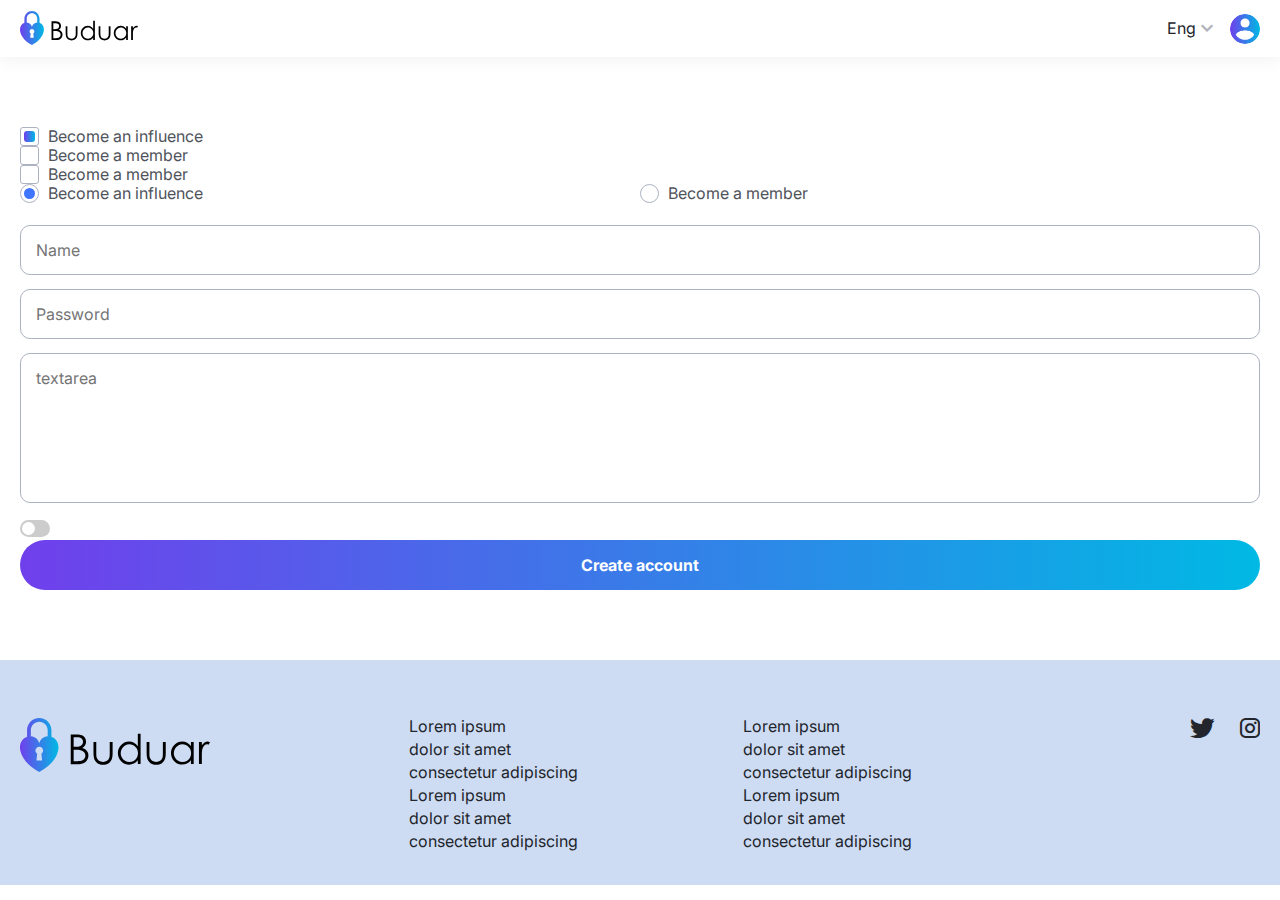
<file: inputs.html>
<!DOCTYPE html>

<html lang="ru">
	<!--Заголовок страницы, контейнер для других важных данных (не отображается)-->
	<head>
		<!--Заголовок страницы-->
		<title>buduar-home</title>
		<link
			rel="icon"
			type="image/x-icon"
			sizes="192x192"
			href="img/favicon.ico"
		/>
		<!--===============================-->
		<!--Libs-->

			<!--SWIPER--><script src="libs/swiper-bundle.min.js"></script>
			<!--SWIPER--><link rel="stylesheet" href="libs/swiper-bundle.min.css"/>

			<!--SWIPER--><script src="libs/nouislider.min.js"></script>
			<!--SWIPER--><link rel="stylesheet" href="libs/nouislider.min.css"/>

		<!--===============================-->
		<!--Css-->
			<link rel="stylesheet" href="css/style.css" />
		<!--===============================-->
		<meta charset="utf-8">
		<meta name="viewport" content="width=device-width">
		<meta name="format-detection" content="telephone=no">
	</head>
	<!-- Отображаемое тело страницы -->
	<body>
		<div class="wraper">
			<header class="header-active">
				<div class="container">
					<div class="header-active__body">
						<a href="" class="index-block-content__logo header-active__logo">
							<img src="img/footer/Logo.svg" alt="" class="index-block-content__logo_standart">
							<img src="img/footer/Logo-hover.svg" alt="" class="index-block-content__logo_hover">
						</a>
						<div class="header-active__content">
							<div class="index-block-eng index-block-eng_black">
								<div class="index-block-eng__header">
									Eng
									<span class="icon-arrow"></span>
								</div>
								<div class="index-block-eng__wrapper">
									<a href="">
										Eng
									</a>
									<a href="">
										Ru
									</a>
								</div>
							</div>
							<div class="header-active__img ibg">
								<img src="img/buduar-home/4.jpg" alt="">
							</div>
						</div>
					</div>
				</div>
			</header>
			<div class="component">
				<div class="container">
					<div class="index-block-form-radio__item radio-button_square">
						<input type="radio" name="rb" id="rb1" checked> <label for="rb1">Become an influence</label>
					</div>
					<div class="index-block-form-radio__item radio-button_square">
						<input type="radio" name="rb" id="rb2"> <label for="rb2">Become a member</label>
					</div>
					<div class="index-block-form-radio__item radio-button_square">
						<input type="checkbox" name="rb2" id="rb3"> <label for="rb3">
							<img src="img/jackdaw.svg" alt="">
							Become a member
						</label>
					</div>
					<div class="index-block-form-radio">
						<div class="index-block-form-radio__item">
							<input type="radio" name="rb3" id="rb4" checked> <label for="rb4">Become an influence</label>
						</div>
						<div class="index-block-form-radio__item">
							<input type="radio" name="rb3" id="rb5"> <label for="rb5">Become a member</label>
						</div>
					</div>
					<div class="index-block-form__input _form-validation__body">
						<input type="text" name="" placeholder="Name" class="_input-placeholder _form-validation__input">
					</div>
					<div class="index-block-form__input _form-validation__body">
						<input type="password" name="" placeholder="Password" class="_input-placeholder _form-validation__input">
					</div>
					<div class="index-block-form__input _form-validation__body index-block-form__input_textarea">
						<textarea name="" placeholder="textarea" class="_input-placeholder _form-validation__input"></textarea>
					</div>

					<label class="switch">
						<input type="checkbox">
						<span class="slider round"></span>
					</label>

					<button class="index-block-form__button _form-validation__button" onclick="return false">
						<span>Create account</span>
					</button>
				</div>
			</div>
			<div class="footer">
				<div class="container">
					<div class="footer__wrapper">
						<div class="footer__img">
							<a href="" class="footer__logo">
								<img src="img/footer/Logo.svg" alt="" class="footer__logo_standart">
								<img src="img/footer/Logo-hover.svg" alt="" class="footer__logo_hover">
							</a>
						</div>
						<div class="footer__body">
							<div class="footer-list">
								<div class="footer-list__link">
									<a href="">Lorem ipsum</a>
								</div>
								<div class="footer-list__link">
									<a href="">dolor sit amet</a>
								</div>
								<div class="footer-list__link">
									<a href="">consectetur adipiscing</a>
								</div>
								<div class="footer-list__link">
									<a href="">Lorem ipsum</a>
								</div>
								<div class="footer-list__link">
									<a href="">dolor sit amet</a>
								</div>
								<div class="footer-list__link">
									<a href="">consectetur adipiscing</a>
								</div>
							</div>
							<div class="footer-list">
								<div class="footer-list__link">
									<a href="">Lorem ipsum</a>
								</div>
								<div class="footer-list__link">
									<a href="">dolor sit amet</a>
								</div>
								<div class="footer-list__link">
									<a href="">consectetur adipiscing</a>
								</div>
								<div class="footer-list__link">
									<a href="">Lorem ipsum</a>
								</div>
								<div class="footer-list__link">
									<a href="">dolor sit amet</a>
								</div>
								<div class="footer-list__link">
									<a href="">consectetur adipiscing</a>
								</div>
							</div>
						</div>
						<div class="footer-social-network">
							<a href="" class="footer-social-network__item icon-tvitr"></a>
							<a href="" class="footer-social-network__item icon-insta"></a>
						</div>
					</div>
				</div>
			</div>
		</div>
		<script src="js/custom.js"></script>
	</body>
</html>
</file>
<file: css/style.css>
@charset "UTF-8";
/*Обнуление*/
@import url("https://fonts.googleapis.com/css2?family=Inter:wght@400;600;700&display=swap");
* {
  padding: 0;
  margin: 0;
  border: 0; }

*, *:before, *:after {
  -moz-box-sizing: border-box;
  -webkit-box-sizing: border-box;
  box-sizing: border-box; }

:focus, :active {
  outline: none; }

a:focus, a:active {
  outline: none; }

nav, footer, header, aside {
  display: block; }

html, body {
  height: 100%;
  width: 100%;
  font-size: 100%;
  line-height: 1;
  font-size: 14px;
  -ms-text-size-adjust: 100%;
  -moz-text-size-adjust: 100%;
  -webkit-text-size-adjust: 100%; }

input, button, textarea {
  font-family: inherit; }

input::-ms-clear {
  display: none; }

button {
  cursor: pointer; }

button::-moz-focus-inner {
  padding: 0;
  border: 0; }

a, a:visited {
  text-decoration: none; }

a:hover {
  text-decoration: none; }

ul li {
  list-style: none; }

img {
  vertical-align: top; }

h1, h2, h3, h4, h5, h6 {
  font-size: inherit;
  font-weight: inherit; }

/*--------------------*/
/*Адаптив изображений*/
.ibg {
  background-position: center;
  background-size: cover;
  background-repeat: no-repeat;
  position: relative; }

.ibg > img {
  width: 0;
  height: 0;
  position: absolute;
  top: 0;
  left: 0;
  opacity: 0;
  visibility: hidden; }

/*--------------------*/
body._lock {
  overflow: hidden; }

@font-face {
  font-family: 'icomoon';
  src: url("../fonts/icomoon.eot?ru3wfq");
  src: url("../fonts/icomoon.eot?ru3wfq#iefix") format("embedded-opentype"), url("../fonts/icomoon.ttf?ru3wfq") format("truetype"), url("../fonts/icomoon.woff?ru3wfq") format("woff"), url("../fonts/icomoon.svg?ru3wfq#icomoon") format("svg");
  font-weight: normal;
  font-style: normal;
  font-display: block; }

[class^="icon-"], [class*=" icon-"] {
  /* use !important to prevent issues with browser extensions that change fonts */
  font-family: 'icomoon' !important;
  speak: never;
  font-style: normal;
  font-weight: normal;
  font-variant: normal;
  text-transform: none;
  line-height: 1;
  /* Better Font Rendering =========== */
  -webkit-font-smoothing: antialiased;
  -moz-osx-font-smoothing: grayscale; }

.icon-forward:before {
  content: "\e903"; }

.icon-smiley:before {
  content: "\e904"; }

.icon-star:before {
  content: "\e905"; }

.icon-dollor:before {
  content: "\e906"; }

.icon-cloud:before {
  content: "\e907"; }

.icon-pointer-right:before {
  content: "\e909"; }

.icon-pointer-left:before {
  content: "\e90a"; }

.icon-reboot:before {
  content: "\e90b"; }

.icon-tag:before {
  content: "\e90c"; }

.icon-magnifying-glass:before {
  content: "\e90d"; }

.icon-dots:before {
  content: "\e90e"; }

.icon-arrows:before {
  content: "\e90f"; }

.icon-pointer:before {
  content: "\e910"; }

.icon-pencil:before {
  content: "\e911"; }

.icon-funnel:before {
  content: "\e912"; }

.icon-youtube:before {
  content: "\e913"; }

.icon-camera:before {
  content: "\e914"; }

.icon-compass:before {
  content: "\e915"; }

.icon-referrals:before {
  content: "\e916"; }

.icon-belet:before {
  content: "\e917"; }

.icon-people:before {
  content: "\e918"; }

.icon-heart:before {
  content: "\e919"; }

.icon-schedule:before {
  content: "\e91a"; }

.icon-img:before {
  content: "\e91b"; }

.icon-messages:before {
  content: "\e91c"; }

.icon-house:before {
  content: "\e91d"; }

.icon-insta:before {
  content: "\e900"; }

.icon-tvitr:before {
  content: "\e901"; }

.icon-arrow:before {
  content: "\e902"; }

.container {
  max-width: 1360px;
  margin: 0 auto;
  padding: 0 20px; }

@media (max-width: 767px) {
  .container {
    max-width: none;
    padding: 0 15px; } }

.wrapper-bacgraund {
  background-image: url("../img/wrapper-bg.png");
  background-position: center;
  background-size: cover;
  background-repeat: no-repeat; }

.index-block {
  background-image: url("../img/Index-block/fon.png");
  background-position: center;
  background-size: cover;
  background-repeat: no-repeat;
  position: relative; }

.index-block__container {
  font-size: 0;
  display: -webkit-box;
  display: -ms-flexbox;
  display: flex;
  -webkit-box-pack: justify;
  -ms-flex-pack: justify;
  justify-content: space-between; }
  @media (max-width: 767px) {
    .index-block__container {
      display: block; } }

.index-block-content {
  -webkit-box-flex: 0;
  -ms-flex: 0 0 50%;
  flex: 0 0 50%;
  padding-bottom: 33%;
  padding-top: 30px; }
  @media (min-width: 1440.1px) {
    .index-block-content {
      padding-bottom: 32vw; }
      .index-block-content:before {
        position: absolute;
        left: 10px;
        bottom: 0;
        display: block;
        background: #dbddf5;
        height: 297px;
        width: 70vw;
        -webkit-transform: translateX(-100%);
        -ms-transform: translateX(-100%);
        transform: translateX(-100%); } }
  @media (min-width: 2040.1px) {
    .index-block-content {
      padding-bottom: 615px;
      position: relative; } }
  @media (max-width: 1064px) {
    .index-block-content {
      -webkit-box-flex: 0;
      -ms-flex: 0 0 44%;
      flex: 0 0 44%; } }
  @media (max-width: 767px) {
    .index-block-content {
      padding: 25px 15px;
      padding-bottom: 0;
      overflow: hidden;
      margin: 0 -15px; } }

.index-block-content__header {
  font-size: 0;
  display: -webkit-box;
  display: -ms-flexbox;
  display: flex;
  -webkit-box-pack: justify;
  -ms-flex-pack: justify;
  justify-content: space-between;
  -webkit-box-align: center;
  -ms-flex-align: center;
  align-items: center;
  max-width: 60%;
  margin-bottom: 40px; }
  @media (max-width: 920px) {
    .index-block-content__header {
      max-width: 100%; } }

.index-block-content__logo {
  width: 190px;
  height: 54px;
  position: relative;
  display: block;
  -webkit-transition: all 0.3s ease 0s;
  -o-transition: all 0.3s ease 0s;
  transition: all 0.3s ease 0s; }
  @media (max-width: 1360px) {
    .index-block-content__logo {
      width: calc(138px + 52 * ((100vw - 320px) / 1040)); } }
  @media (max-width: 1360px) {
    .index-block-content__logo {
      height: calc(39px + 15 * ((100vw - 320px) / 1040)); } }
  .index-block-content__logo img {
    position: absolute;
    left: 0;
    bottom: 0;
    width: 100%;
    -webkit-transition: all 0.5s ease 0s;
    -o-transition: all 0.5s ease 0s;
    transition: all 0.5s ease 0s; }
  .index-block-content__logo:hover .index-block-content__logo_hover {
    opacity: 1; }
  .index-block-content__logo:active {
    opacity: 0.8; }

.index-block-content__logo_hover {
  opacity: 0;
  z-index: 10; }

.index-block-content__eng {
  font-family: Inter;
  font-size: 16px;
  font-weight: 400;
  line-height: 19px;
  letter-spacing: 0em;
  text-align: left;
  color: #fff;
  padding-top: 12px;
  display: -webkit-box;
  display: -ms-flexbox;
  display: flex;
  -webkit-box-align: center;
  -ms-flex-align: center;
  align-items: center; }
  .index-block-content__eng img {
    margin-left: 5px; }

.index-block-eng {
  position: relative; }
  .index-block-eng._active .index-block-eng__header span {
    -webkit-transform: rotate(180deg);
    -ms-transform: rotate(180deg);
    transform: rotate(180deg); }
  .index-block-eng._active .index-block-eng__wrapper {
    opacity: 1;
    visibility: visible;
    pointer-events: auto;
    -webkit-transform: translateY(107%);
    -ms-transform: translateY(107%);
    transform: translateY(107%); }

.index-block-eng__header {
  font-family: Inter;
  font-size: 16px;
  font-weight: 400;
  line-height: 19px;
  letter-spacing: 0em;
  text-align: left;
  color: #fff;
  padding-top: 12px;
  cursor: pointer;
  -webkit-transition: all 0.3s ease 0s;
  -o-transition: all 0.3s ease 0s;
  transition: all 0.3s ease 0s;
  display: -webkit-box;
  display: -ms-flexbox;
  display: flex;
  -webkit-box-align: center;
  -ms-flex-align: center;
  align-items: center; }
  .index-block-eng__header span {
    display: inline-block;
    position: relative;
    font-size: 8px;
    margin-left: 5px;
    color: #D5DEF6;
    -webkit-transition: all 0.5s ease 0s;
    -o-transition: all 0.5s ease 0s;
    transition: all 0.5s ease 0s; }

.index-block-eng__wrapper {
  width: 120px;
  min-height: 50px;
  padding: 15px;
  background: #fff;
  position: absolute;
  right: 0;
  bottom: 0;
  -webkit-transform: translateY(117%);
  -ms-transform: translateY(117%);
  transform: translateY(117%);
  z-index: 10;
  -webkit-box-shadow: 0px 4px 15px 0px rgba(0, 0, 0, 0.07);
  box-shadow: 0px 4px 15px 0px rgba(0, 0, 0, 0.07);
  border-radius: 10px;
  -webkit-transition: all 0.5s ease 0s;
  -o-transition: all 0.5s ease 0s;
  transition: all 0.5s ease 0s;
  opacity: 0;
  visibility: hidden;
  pointer-events: none; }
  .index-block-eng__wrapper a {
    font-family: Inter;
    font-size: 16px;
    font-weight: 400;
    line-height: 19px;
    letter-spacing: 0em;
    text-align: left;
    color: #333;
    display: block;
    margin-bottom: 3px;
    -webkit-transition: all 0.3s ease 0s;
    -o-transition: all 0.3s ease 0s;
    transition: all 0.3s ease 0s; }
  .index-block-eng__wrapper a:last-child {
    margin-bottom: 0; }
  @media (min-width: 1064.1px) {
    .index-block-eng__wrapper a:hover {
      color: #703FEC; }
    .index-block-eng__wrapper a:active {
      color: #4316b7; } }

.index-block-content__title {
  font-family: Inter;
  font-size: 50px;
  font-weight: 600;
  line-height: 61px;
  letter-spacing: 0em;
  text-align: left;
  color: #fff;
  margin-bottom: 12px; }
  @media (max-width: 1360px) {
    .index-block-content__title {
      font-size: calc(30px + 20 * ((100vw - 320px) / 1040)); } }
  @media (max-width: 1360px) {
    .index-block-content__title {
      line-height: calc(39px + 22 * ((100vw - 320px) / 1040)); } }

.index-block-content__text {
  font-family: Inter;
  font-size: 16px;
  font-weight: 400;
  line-height: 19px;
  letter-spacing: 0em;
  text-align: left;
  color: #EEF2FE; }

.index-block-content__img {
  position: absolute;
  left: 0;
  bottom: 0;
  width: 50%; }
  .index-block-content__img img {
    width: 100%; }
  @media (min-width: 1440.1px) {
    .index-block-content__img {
      position: absolute;
      left: 0;
      bottom: 0;
      width: 50%; } }
  @media (min-width: 2040.1px) {
    .index-block-content__img {
      width: 960px;
      left: auto;
      right: 0; } }
  @media (max-width: 767px) {
    .index-block-content__img {
      position: relative;
      width: 120%;
      left: 50%;
      -webkit-transform: translateX(-50%) translateY(12%);
      -ms-transform: translateX(-50%) translateY(12%);
      transform: translateX(-50%) translateY(12%); } }

.index-block-form {
  -webkit-box-flex: 0;
  -ms-flex: 0 0 47%;
  flex: 0 0 47%;
  padding-top: 80px;
  padding-bottom: 30px;
  padding-left: 80px; }
  @media (max-width: 1360px) {
    .index-block-form {
      padding-top: calc(0px + 80 * ((100vw - 320px) / 1040)); } }
  @media (max-width: 1360px) {
    .index-block-form {
      padding-left: calc(0px + 80 * ((100vw - 320px) / 1040)); } }
  @media (max-width: 1064px) {
    .index-block-form {
      -webkit-box-flex: 0;
      -ms-flex: 0 0 53%;
      flex: 0 0 53%; } }
  @media (max-width: 767px) {
    .index-block-form {
      padding: 0; } }

.index-block-form__wrapper {
  background: #fff;
  -webkit-box-shadow: 0px 4px 15px 0px rgba(0, 0, 0, 0.07);
  box-shadow: 0px 4px 15px 0px rgba(0, 0, 0, 0.07);
  border-radius: 10px;
  padding: 45px 45px 30px; }
  @media (max-width: 1064px) {
    .index-block-form__wrapper {
      padding: 35px 20px 30px; } }
  @media (max-width: 767px) {
    .index-block-form__wrapper {
      border-radius: 0;
      -webkit-box-shadow: 0px 4px 15px 0px rgba(0, 0, 0, 0);
      box-shadow: 0px 4px 15px 0px rgba(0, 0, 0, 0);
      padding: 30px 15px;
      margin: 0 -15px; } }

.index-block-form__title {
  font-family: Inter;
  font-size: 36px;
  font-weight: 600;
  line-height: 44px;
  letter-spacing: 0em;
  text-align: left;
  color: #22252B;
  margin-bottom: 30px; }
  @media (max-width: 1360px) {
    .index-block-form__title {
      font-size: calc(30px + 6 * ((100vw - 320px) / 1040)); } }
  @media (max-width: 1360px) {
    .index-block-form__title {
      line-height: calc(36px + 8 * ((100vw - 320px) / 1040)); } }
  @media (max-width: 1360px) {
    .index-block-form__title {
      margin-bottom: calc(20px + 10 * ((100vw - 320px) / 1040)); } }

.index-block-form-radio {
  font-size: 0;
  display: -webkit-box;
  display: -ms-flexbox;
  display: flex;
  -webkit-box-pack: justify;
  -ms-flex-pack: justify;
  justify-content: space-between;
  margin-bottom: 22px; }
  @media (max-width: 620px) {
    .index-block-form-radio {
      display: block;
      margin-bottom: 0; } }

.index-block-form-radio__item {
  -webkit-box-flex: 0;
  -ms-flex: 0 0 50%;
  flex: 0 0 50%;
  padding-right: 20px; }
  @media (max-width: 620px) {
    .index-block-form-radio__item {
      margin-bottom: 17px; } }

.index-block-form__input {
  margin-bottom: 14px; }
  .index-block-form__input input {
    border: 1px solid #ADB2C2;
    border-radius: 10px;
    height: 50px;
    width: 100%;
    padding: 0 15px;
    font-family: Inter;
    font-size: 16px;
    font-weight: 400;
    line-height: 19px;
    letter-spacing: 0em;
    text-align: left;
    color: #50535B;
    opacity: 1;
    -webkit-transition: all 0.3s ease 0s;
    -o-transition: all 0.3s ease 0s;
    transition: all 0.3s ease 0s; }
  .index-block-form__input input.error {
    border: 1px solid #e24b4b !important; }
  @media (min-width: 1064.1px) {
    .index-block-form__input input:hover {
      border: 1px solid #703FEC; }
    .index-block-form__input input:active {
      border: 1px solid #4316b7; }
    .index-block-form__input input:focus {
      border: 1px solid rgba(112, 63, 236, 0.7); } }

.index-block-form__text {
  font-family: Inter;
  font-size: 12px;
  font-weight: 400;
  line-height: 15px;
  letter-spacing: 0em;
  text-align: left;
  color: #50535B;
  padding-right: 20px;
  margin-bottom: 12px; }
  .index-block-form__text span {
    font-weight: 600; }

.index-block-form__button {
  background: -webkit-gradient(linear, left top, right top, color-stop(0.01%, #703FEC), color-stop(100.01%, #00B9E4));
  background: -webkit-linear-gradient(left, #703FEC 0.01%, #00B9E4 100.01%);
  background: -o-linear-gradient(left, #703FEC 0.01%, #00B9E4 100.01%);
  background: linear-gradient(90deg, #703FEC 0.01%, #00B9E4 100.01%);
  height: 50px;
  width: 100%;
  border-radius: 111px;
  position: relative;
  overflow: hidden;
  -webkit-transition: all 0.3s ease 0s;
  -o-transition: all 0.3s ease 0s;
  transition: all 0.3s ease 0s; }
  .index-block-form__button span {
    font-family: Inter;
    font-size: 16px;
    font-weight: 700;
    line-height: 19px;
    letter-spacing: 0em;
    text-align: center;
    color: #fff;
    position: relative;
    z-index: 12; }
  .index-block-form__button:before {
    opacity: 0;
    content: "";
    position: absolute;
    left: 0;
    top: 0;
    width: 100%;
    height: 100%;
    -webkit-transition: all 0.3s ease 0s;
    -o-transition: all 0.3s ease 0s;
    transition: all 0.3s ease 0s;
    background: -webkit-gradient(linear, left top, right top, color-stop(0.01%, #8F00FF), color-stop(100.01%, #00CFFF));
    background: -webkit-linear-gradient(left, #8F00FF 0.01%, #00CFFF 100.01%);
    background: -o-linear-gradient(left, #8F00FF 0.01%, #00CFFF 100.01%);
    background: linear-gradient(90deg, #8F00FF 0.01%, #00CFFF 100.01%); }
  .index-block-form__button:hover:before {
    opacity: 1; }
  .index-block-form__button:active {
    opacity: 0.9; }

.index-block-form__or {
  font-family: Inter;
  font-size: 16px;
  font-weight: 400;
  line-height: 19px;
  letter-spacing: 0em;
  text-align: center;
  color: #50535B;
  margin: 14px 0; }

.index-block-form__link {
  border: 1px solid #3F75FF;
  border-radius: 111px;
  width: 100%;
  height: 50px;
  margin-bottom: 12px;
  display: -webkit-box;
  display: -ms-flexbox;
  display: flex;
  -webkit-box-pack: center;
  -ms-flex-pack: center;
  justify-content: center;
  -webkit-box-align: center;
  -ms-flex-align: center;
  align-items: center;
  font-family: Inter;
  font-size: 16px;
  font-weight: 700;
  line-height: 19px;
  letter-spacing: 0em;
  color: #22252A;
  text-transform: uppercase; }
  @media (max-width: 1360px) {
    .index-block-form__link {
      font-size: calc(14px + 2 * ((100vw - 320px) / 1040)); } }
  @media (max-width: 1360px) {
    .index-block-form__link {
      line-height: calc(16px + 3 * ((100vw - 320px) / 1040)); } }
  .index-block-form__link img {
    width: 24px;
    margin-right: 12px; }
    @media (max-width: 1360px) {
      .index-block-form__link img {
        width: calc(18px + 6 * ((100vw - 320px) / 1040)); } }
    @media (max-width: 1360px) {
      .index-block-form__link img {
        margin-right: calc(6px + 6 * ((100vw - 320px) / 1040)); } }
  @media (min-width: 1064px) {
    .index-block-form__link {
      -webkit-transition: all 0.3s ease 0s;
      -o-transition: all 0.3s ease 0s;
      transition: all 0.3s ease 0s; }
      .index-block-form__link:hover {
        background: rgba(63, 117, 255, 0.07); }
      .index-block-form__link:active {
        opacity: 0.85; } }

.index-block-form__text-big {
  font-family: Inter;
  font-size: 16px;
  font-weight: 400;
  line-height: 19px;
  color: #50535B;
  text-align: center;
  margin-top: 25px; }
  .index-block-form__text-big a {
    color: #3F75FF;
    font-weight: 600;
    -webkit-transition: all 0.3s ease 0s;
    -o-transition: all 0.3s ease 0s;
    transition: all 0.3s ease 0s; }
  @media (min-width: 1064.1px) {
    .index-block-form__text-big a:hover {
      color: #703FEC; }
    .index-block-form__text-big a:active {
      color: #4316b7; } }

input[type="checkbox"]:checked,
input[type="checkbox"]:not(:checked),
input[type="radio"]:checked,
input[type="radio"]:not(:checked) {
  position: absolute;
  left: -9999px; }

input[type="checkbox"]:checked + label,
input[type="checkbox"]:not(:checked) + label,
input[type="radio"]:checked + label,
input[type="radio"]:not(:checked) + label {
  display: inline-block;
  position: relative;
  padding-left: 28px;
  line-height: 20px;
  cursor: pointer;
  font-family: Inter;
  font-size: 16px;
  font-weight: 400;
  line-height: 19px;
  letter-spacing: 0em;
  text-align: left;
  color: #50535B; }

input[type="checkbox"]:checked + label:before,
input[type="checkbox"]:not(:checked) + label:before,
input[type="radio"]:checked + label:before,
input[type="radio"]:not(:checked) + label:before {
  content: "";
  position: absolute;
  left: 0px;
  top: 0px;
  width: 19px;
  height: 19px;
  border: 1px solid #ADB2C2;
  background-color: #ffffff; }

input[type="radio"]:checked + label:before,
input[type="radio"]:not(:checked) + label:before {
  border-radius: 100%; }

input[type="checkbox"]:checked + label:after,
input[type="checkbox"]:not(:checked) + label:after,
input[type="radio"]:checked + label:after,
input[type="radio"]:not(:checked) + label:after {
  content: "";
  position: absolute;
  -webkit-transition: all 0.2s ease;
  -moz-transition: all 0.2s ease;
  -o-transition: all 0.2s ease;
  transition: all 0.2s ease; }

input[type="radio"]:checked + label:after,
input[type="radio"]:not(:checked) + label:after {
  left: 4.1px;
  top: 4.1px;
  width: 11px;
  height: 11px;
  border-radius: 100%;
  background-color: #3F75FF; }

input[type="checkbox"]:not(:checked) + label:after,
input[type="radio"]:not(:checked) + label:after {
  opacity: 0; }

input[type="checkbox"]:checked + label:after,
input[type="radio"]:checked + label:after {
  opacity: 1; }

.header-active {
  padding: 12px 0;
  -webkit-box-shadow: 0px 4px 15px 0px rgba(0, 0, 0, 0.05);
  box-shadow: 0px 4px 15px 0px rgba(0, 0, 0, 0.05);
  background: #fff;
  position: relative;
  z-index: 10; }
  @media (max-width: 767px) {
    .header-active {
      z-index: 110; } }

.header-active__body {
  font-size: 0;
  display: -webkit-box;
  display: -ms-flexbox;
  display: flex;
  -webkit-box-pack: justify;
  -ms-flex-pack: justify;
  justify-content: space-between;
  -webkit-box-align: center;
  -ms-flex-align: center;
  align-items: center; }

.index-block-content__logo {
  -webkit-box-flex: 0;
  -ms-flex: 0 0 118px;
  flex: 0 0 118px;
  height: 33px;
  width: 118px; }

.header-active__content {
  font-size: 0;
  display: -webkit-box;
  display: -ms-flexbox;
  display: flex;
  -webkit-box-align: center;
  -ms-flex-align: center;
  align-items: center; }

.index-block-eng_black .index-block-eng__header {
  padding-top: 0;
  color: #22252b; }

.index-block-eng_black .index-block-eng__header span {
  color: #b0b2bb; }

.header-active__img {
  background-color: #b0b2bb;
  width: 30px;
  height: 30px;
  border-radius: 50%;
  margin-left: 17px; }

@media (max-width: 767px) {
  .menu__icon {
    display: block;
    z-index: 25;
    position: relative;
    width: 30px;
    height: 15px;
    cursor: pointer;
    margin-left: 12px; }
  .menu__icon span,
  .menu__icon::before,
  .menu__icon::after {
    left: 0;
    position: absolute;
    height: 20%;
    width: 100%;
    -webkit-transition: all 0.3s ease 0s;
    -o-transition: all 0.3s ease 0s;
    transition: all 0.3s ease 0s;
    background: #b0b2bb; }
  .menu__icon::before,
  .menu__icon::after {
    content: ""; }
  .menu__icon::before {
    top: 0; }
  .menu__icon::after {
    bottom: 0; }
  .menu__icon span {
    top: 50%;
    -webkit-transform: scale(1) translate(0px, -50%);
    -ms-transform: scale(1) translate(0px, -50%);
    transform: scale(1) translate(0px, -50%); }
  .menu__icon._active {
    height: 18px; }
  .menu__icon._active span {
    -webkit-transform: scale(0) translate(0px, -50%);
    -ms-transform: scale(0) translate(0px, -50%);
    transform: scale(0) translate(0px, -50%); }
  .menu__icon._active::before {
    top: 50%;
    height: 10%;
    -webkit-transform: rotate(-45deg) translate(0px, -50%);
    -ms-transform: rotate(-45deg) translate(0px, -50%);
    transform: rotate(-45deg) translate(0px, -50%); }
  .menu__icon._active::after {
    bottom: 50%;
    height: 10%;
    -webkit-transform: rotate(45deg) translate(0px, 50%);
    -ms-transform: rotate(45deg) translate(0px, 50%);
    transform: rotate(45deg) translate(0px, 50%); } }

.benefits {
  padding-top: 120px;
  padding-bottom: 60px; }
  @media (max-width: 1360px) {
    .benefits {
      padding-top: calc(40px + 80 * ((100vw - 320px) / 1040)); } }
  @media (max-width: 1360px) {
    .benefits {
      padding-bottom: calc(30px + 30 * ((100vw - 320px) / 1040)); } }

.benefits__body {
  font-size: 0;
  display: -webkit-box;
  display: -ms-flexbox;
  display: flex;
  -ms-flex-wrap: wrap;
  flex-wrap: wrap;
  -webkit-box-orient: horizontal !important;
  -webkit-box-direction: normal !important;
  -ms-flex-direction: row !important;
  flex-direction: row !important; }

.benefits-block {
  -webkit-box-flex: 0;
  -ms-flex: 0 0 23%;
  flex: 0 0 23%;
  margin-bottom: 2.666%;
  margin-right: 2.666%;
  margin-top: 0 !important; }
  @media (min-width: 920.1px) {
    .benefits-block:nth-child(4n) {
      margin-right: 0; } }
  @media (max-width: 920px) {
    .benefits-block {
      -webkit-box-flex: 0;
      -ms-flex: 0 0 31%;
      flex: 0 0 31%; }
      .benefits-block:nth-child(3n) {
        margin-right: 0; } }
  @media (max-width: 767px) {
    .benefits-block {
      -webkit-box-flex: 0;
      -ms-flex: 0 0 auto;
      flex: 0 0 auto; } }

.benefits-block__img {
  height: 45px;
  margin-bottom: 17px; }
  @media (max-width: 1360px) {
    .benefits-block__img {
      height: calc(35px + 10 * ((100vw - 320px) / 1040)); } }
  @media (max-width: 1360px) {
    .benefits-block__img {
      margin-bottom: calc(12px + 5 * ((100vw - 320px) / 1040)); } }
  .benefits-block__img img {
    height: 100%; }

.benefits-block__title {
  font-family: Inter;
  font-size: 18px;
  font-weight: 700;
  line-height: 100%;
  letter-spacing: 0em;
  text-align: left;
  color: #22252B;
  margin-bottom: 7px; }
  @media (max-width: 1360px) {
    .benefits-block__title {
      font-size: calc(14px + 4 * ((100vw - 320px) / 1040)); } }
  @media (max-width: 1360px) {
    .benefits-block__title {
      margin-bottom: calc(3px + 4 * ((100vw - 320px) / 1040)); } }

.benefits-block__text {
  font-family: Inter;
  font-size: 16px;
  font-weight: 400;
  line-height: 19px;
  letter-spacing: 0em;
  text-align: left;
  color: #22252B; }
  @media (max-width: 1360px) {
    .benefits-block__text {
      font-size: calc(12px + 4 * ((100vw - 320px) / 1040)); } }
  @media (max-width: 1360px) {
    .benefits-block__text {
      line-height: calc(15px + 4 * ((100vw - 320px) / 1040)); } }

.benefits__paginachion {
  margin-top: 10px;
  font-size: 0;
  display: -webkit-box;
  display: -ms-flexbox;
  display: flex;
  -webkit-box-pack: center;
  -ms-flex-pack: center;
  justify-content: center;
  -webkit-box-align: center;
  -ms-flex-align: center;
  align-items: center; }
  .benefits__paginachion .swiper-pagination-bullet {
    opacity: 1;
    width: 15px;
    height: 15px;
    background: #CAD8F1;
    position: relative;
    overflow: hidden; }
  .benefits__paginachion .swiper-pagination-bullet:before {
    content: "";
    background: -webkit-gradient(linear, left top, right top, color-stop(0.01%, #703FEC), color-stop(100.01%, #00B9E4));
    background: -webkit-linear-gradient(left, #703FEC 0.01%, #00B9E4 100.01%);
    background: -o-linear-gradient(left, #703FEC 0.01%, #00B9E4 100.01%);
    background: linear-gradient(90deg, #703FEC 0.01%, #00B9E4 100.01%);
    width: 100%;
    height: 100%;
    position: absolute;
    left: 0;
    top: 0;
    display: block;
    opacity: 0;
    -webkit-transition: all 0.3s ease 0s;
    -o-transition: all 0.3s ease 0s;
    transition: all 0.3s ease 0s; }
  .benefits__paginachion .swiper-pagination-bullet.swiper-pagination-bullet-active:before {
    opacity: 1; }

.benefits__button {
  background: -webkit-gradient(linear, left top, right top, color-stop(0.01%, #703FEC), color-stop(100.01%, #00B9E4));
  background: -webkit-linear-gradient(left, #703FEC 0.01%, #00B9E4 100.01%);
  background: -o-linear-gradient(left, #703FEC 0.01%, #00B9E4 100.01%);
  background: linear-gradient(90deg, #703FEC 0.01%, #00B9E4 100.01%);
  height: 50px;
  width: 100%;
  max-width: 205px;
  border-radius: 111px;
  position: relative;
  overflow: hidden;
  -webkit-transition: all 0.3s ease 0s;
  -o-transition: all 0.3s ease 0s;
  transition: all 0.3s ease 0s;
  font-size: 0;
  display: -webkit-box;
  display: -ms-flexbox;
  display: flex;
  -webkit-box-pack: center;
  -ms-flex-pack: center;
  justify-content: center;
  -webkit-box-align: center;
  -ms-flex-align: center;
  align-items: center;
  left: 50%;
  -webkit-transform: translateX(-50%);
  -ms-transform: translateX(-50%);
  transform: translateX(-50%);
  margin-top: 20px; }
  .benefits__button span {
    font-family: Inter;
    font-size: 16px;
    font-weight: 700;
    line-height: 19px;
    letter-spacing: 0em;
    text-align: center;
    color: #fff;
    position: relative;
    z-index: 12; }
  .benefits__button:before {
    opacity: 0;
    content: "";
    position: absolute;
    left: 0;
    top: 0;
    width: 100%;
    height: 100%;
    -webkit-transition: all 0.3s ease 0s;
    -o-transition: all 0.3s ease 0s;
    transition: all 0.3s ease 0s;
    background: -webkit-gradient(linear, left top, right top, color-stop(0.01%, #8F00FF), color-stop(100.01%, #00CFFF));
    background: -webkit-linear-gradient(left, #8F00FF 0.01%, #00CFFF 100.01%);
    background: -o-linear-gradient(left, #8F00FF 0.01%, #00CFFF 100.01%);
    background: linear-gradient(90deg, #8F00FF 0.01%, #00CFFF 100.01%); }
  .benefits__button:hover:before {
    opacity: 1; }
  .benefits__button:active {
    opacity: 0.9; }

.calculator {
  padding-top: 60px;
  padding-bottom: 120px; }
  @media (max-width: 1360px) {
    .calculator {
      padding-top: calc(30px + 30 * ((100vw - 320px) / 1040)); } }
  @media (max-width: 1360px) {
    .calculator {
      padding-bottom: calc(60px + 60 * ((100vw - 320px) / 1040)); } }

.calculator__wrapper {
  font-size: 0;
  display: -webkit-box;
  display: -ms-flexbox;
  display: flex;
  -webkit-box-pack: justify;
  -ms-flex-pack: justify;
  justify-content: space-between;
  -webkit-box-align: end;
  -ms-flex-align: end;
  align-items: flex-end; }
  @media (max-width: 767px) {
    .calculator__wrapper {
      display: block; } }

.calculator__body {
  max-width: 90%;
  background: #FFFFFF;
  -webkit-box-shadow: 0px 4px 15px 0px rgba(0, 0, 0, 0.07);
  box-shadow: 0px 4px 15px 0px rgba(0, 0, 0, 0.07);
  padding: 45px 35px 35px;
  border-radius: 10px; }
  @media (max-width: 767px) {
    .calculator__body {
      max-width: 100%;
      padding: 25px 15px; } }
  @media (max-width: 340px) {
    .calculator__body {
      padding: 25px 10px; } }

.calculator__content {
  -webkit-box-flex: 0;
  -ms-flex: 0 0 55%;
  flex: 0 0 55%; }

.calculator__title {
  font-family: Inter;
  font-size: 50px;
  font-weight: 600;
  line-height: 100%;
  letter-spacing: 0em;
  text-align: left;
  color: #22252B;
  margin-bottom: 20px; }
  @media (max-width: 1360px) {
    .calculator__title {
      font-size: calc(28px + 22 * ((100vw - 320px) / 1040)); } }

.calculator__sub-title {
  font-family: Inter;
  font-size: 16px;
  font-weight: 400;
  line-height: 19px;
  letter-spacing: 0em;
  text-align: left;
  color: #50535B;
  margin-bottom: 15px; }
  @media (max-width: 1360px) {
    .calculator__sub-title {
      font-size: calc(14px + 2 * ((100vw - 320px) / 1040)); } }
  @media (max-width: 1360px) {
    .calculator__sub-title {
      line-height: calc(17px + 2 * ((100vw - 320px) / 1040)); } }
  @media (max-width: 1360px) {
    .calculator__sub-title {
      margin-bottom: calc(10px + 5 * ((100vw - 320px) / 1040)); } }

.calculator-slider {
  margin-bottom: 25px;
  display: block;
  width: 100%; }

.calculator-slider__header {
  font-size: 0;
  display: -webkit-box;
  display: -ms-flexbox;
  display: flex;
  -webkit-box-pack: justify;
  -ms-flex-pack: justify;
  justify-content: space-between;
  -webkit-box-align: center;
  -ms-flex-align: center;
  align-items: center;
  margin-bottom: 22px; }

.calculator-slider__text {
  font-family: Inter;
  font-size: 16px;
  font-weight: 400;
  line-height: 19px;
  letter-spacing: 0em;
  text-align: left;
  color: #50535B; }
  @media (max-width: 1360px) {
    .calculator-slider__text {
      font-size: calc(14px + 2 * ((100vw - 320px) / 1040)); } }
  @media (max-width: 1360px) {
    .calculator-slider__text {
      line-height: calc(16px + 3 * ((100vw - 320px) / 1040)); } }

.calculator-slider-number {
  font-family: Inter;
  font-size: 16px;
  font-weight: 600;
  line-height: 19px;
  letter-spacing: 0em;
  text-align: left;
  color: #22252B; }

.calculator-slider__body {
  height: 8px;
  background: #DDDFFF;
  border: none;
  -webkit-box-shadow: none;
  box-shadow: none;
  border-radius: 35px;
  cursor: pointer;
  /*margin-right: 23px;
	position: relative;
	left: 7px;*/ }
  .calculator-slider__body .noUi-handle {
    width: 25px;
    height: 25px;
    top: -8px;
    right: -12.5px;
    border-radius: 50%;
    border: none;
    background: -webkit-gradient(linear, left top, right top, color-stop(0.01%, #703FEC), color-stop(100.01%, #00B9E4));
    background: -webkit-linear-gradient(left, #703FEC 0.01%, #00B9E4 100.01%);
    background: -o-linear-gradient(left, #703FEC 0.01%, #00B9E4 100.01%);
    background: linear-gradient(90deg, #703FEC 0.01%, #00B9E4 100.01%);
    -webkit-box-shadow: none;
    box-shadow: none;
    cursor: -webkit-grab;
    cursor: grab; }
  .calculator-slider__body .noUi-handle:active {
    cursor: -webkit-grabbing;
    cursor: grabbing; }
  .calculator-slider__body .noUi-handle:before {
    display: none; }
  .calculator-slider__body .noUi-handle:after {
    display: none; }

.calculator-slider-sum .calculator-slider__header {
  margin-bottom: 2px; }

.calculator-slider-sum .calculator-slider__body {
  background: none;
  height: auto;
  display: -webkit-box;
  display: -ms-flexbox;
  display: flex;
  -webkit-box-align: end;
  -ms-flex-align: end;
  align-items: flex-end;
  cursor: auto; }

.calculator-slider-sum__body {
  font-family: Inter;
  font-size: 22px;
  font-weight: 600;
  line-height: 27px;
  letter-spacing: 0em;
  text-align: left;
  color: #22252B;
  margin-right: 6px; }
  @media (max-width: 1360px) {
    .calculator-slider-sum__body {
      font-size: calc(18px + 4 * ((100vw - 320px) / 1040)); } }

.calculator-slider-sum__text {
  font-family: Inter;
  font-size: 16px;
  font-weight: 400;
  line-height: 19px;
  letter-spacing: 0em;
  text-align: left;
  color: #50535B;
  padding-bottom: 2px; }
  @media (max-width: 767px) {
    .calculator-slider-sum__text {
      padding-bottom: 4px; } }

.calculator__img {
  -webkit-box-flex: 0;
  -ms-flex: 0 0 43%;
  flex: 0 0 43%;
  padding-top: 35px; }
  .calculator__img img {
    width: 100%; }

.calculator__footer {
  font-family: Inter;
  font-size: 12px;
  font-weight: 400;
  line-height: 15px;
  letter-spacing: 0em;
  text-align: left;
  color: #50535B;
  max-width: 60%; }
  @media (max-width: 540px) {
    .calculator__footer {
      max-width: 100%; } }

.achievements {
  background-image: url("../img/achievements/backgraund.png");
  background-position: center;
  background-size: cover;
  background-repeat: no-repeat;
  position: relative;
  padding-top: 100px;
  padding-bottom: 100px; }
  @media (max-width: 1360px) {
    .achievements {
      padding-top: calc(40px + 60 * ((100vw - 320px) / 1040)); } }
  @media (max-width: 1360px) {
    .achievements {
      padding-bottom: calc(40px + 60 * ((100vw - 320px) / 1040)); } }

.achievements__body {
  font-size: 0;
  display: -webkit-box;
  display: -ms-flexbox;
  display: flex; }
  @media (min-width: 920.1px) {
    .achievements__body {
      -webkit-box-pack: justify;
      -ms-flex-pack: justify;
      justify-content: space-between; } }
  @media (max-width: 920px) {
    .achievements__body {
      -ms-flex-wrap: wrap;
      flex-wrap: wrap; } }

.achievements-block {
  font-size: 0;
  display: -webkit-box;
  display: -ms-flexbox;
  display: flex;
  -webkit-box-align: start;
  -ms-flex-align: start;
  align-items: flex-start; }
  @media (max-width: 920px) {
    .achievements-block {
      -webkit-box-flex: 0;
      -ms-flex: 0 0 49%;
      flex: 0 0 49%;
      margin-right: 2%;
      margin-bottom: 25px; }
      .achievements-block:nth-child(2n) {
        margin-right: 0; } }
  @media (max-width: 480px) {
    .achievements-block {
      -webkit-box-flex: 0;
      -ms-flex: 0 0 100%;
      flex: 0 0 100%; } }

.achievements-block__img {
  height: 50px;
  margin-right: 12px; }
  .achievements-block__img img {
    height: 100%; }
  @media (max-width: 520px) {
    .achievements-block__img {
      height: auto;
      width: 50px; }
      .achievements-block__img img {
        height: auto;
        width: 100%; } }

.achievements-block__title {
  font-family: Inter;
  font-size: 40px;
  font-weight: 600;
  line-height: 48px;
  letter-spacing: 0em;
  text-align: left;
  color: #22252B;
  margin-bottom: 12px; }
  @media (max-width: 1360px) {
    .achievements-block__title {
      font-size: calc(36px + 4 * ((100vw - 320px) / 1040)); } }
  @media (max-width: 1360px) {
    .achievements-block__title {
      line-height: calc(40px + 8 * ((100vw - 320px) / 1040)); } }

.achievements-block__text {
  font-family: Inter;
  font-size: 16px;
  font-weight: 400;
  line-height: 19px;
  letter-spacing: 0em;
  text-align: left;
  color: #50535B; }
  @media (max-width: 1360px) {
    .achievements-block__text {
      font-size: calc(14px + 2 * ((100vw - 320px) / 1040)); } }
  @media (max-width: 1360px) {
    .achievements-block__text {
      line-height: calc(16px + 3 * ((100vw - 320px) / 1040)); } }

.footer {
  background-image: url("../img/footer/bacgraund.png");
  background-position: center;
  background-size: cover;
  background-repeat: no-repeat;
  position: relative;
  padding-top: 60px;
  padding-bottom: 30px; }
  @media (max-width: 1360px) {
    .footer {
      padding-top: calc(30px + 30 * ((100vw - 320px) / 1040)); } }
  @media (max-width: 1360px) {
    .footer {
      padding-bottom: calc(15px + 15 * ((100vw - 320px) / 1040)); } }

.footer__wrapper {
  font-size: 0;
  display: -webkit-box;
  display: -ms-flexbox;
  display: flex;
  -webkit-box-pack: justify;
  -ms-flex-pack: justify;
  justify-content: space-between;
  -webkit-box-align: start;
  -ms-flex-align: start;
  align-items: flex-start; }
  @media (max-width: 767px) {
    .footer__wrapper {
      display: block; } }

@media (max-width: 767px) {
  .footer__img {
    margin-bottom: 30px; } }

.footer__logo {
  width: 190px;
  height: 54px;
  position: relative;
  display: block;
  -webkit-transition: all 0.3s ease 0s;
  -o-transition: all 0.3s ease 0s;
  transition: all 0.3s ease 0s; }
  .footer__logo img {
    position: absolute;
    left: 0;
    bottom: 0;
    width: 100%;
    -webkit-transition: all 0.5s ease 0s;
    -o-transition: all 0.5s ease 0s;
    transition: all 0.5s ease 0s; }
  .footer__logo:hover .footer__logo_hover {
    opacity: 1; }
  .footer__logo:active {
    opacity: 0.8; }

.footer__logo_hover {
  opacity: 0; }

.footer__body {
  font-size: 0;
  display: -webkit-box;
  display: -ms-flexbox;
  display: flex;
  -webkit-box-pack: justify;
  -ms-flex-pack: justify;
  justify-content: space-between;
  -webkit-box-flex: 0;
  -ms-flex: 0 0 45%;
  flex: 0 0 45%; }
  @media (max-width: 767px) {
    .footer__body {
      margin-bottom: 17px; } }

.footer-list {
  -webkit-box-flex: 0;
  -ms-flex: 0 0 40%;
  flex: 0 0 40%; }
  @media (max-width: 767px) {
    .footer-list {
      -webkit-box-flex: 1;
      -ms-flex: 1 1 auto;
      flex: 1 1 auto;
      padding-right: 15px; }
      .footer-list:last-child {
        padding-left: 15px; } }

.footer-list__link {
  margin-bottom: 7px; }
  .footer-list__link a {
    font-family: Inter;
    font-size: 16px;
    font-weight: 400;
    line-height: 100%;
    letter-spacing: 0em;
    text-align: left;
    color: #22252B;
    -webkit-transition: all 0.3s ease 0s;
    -o-transition: all 0.3s ease 0s;
    transition: all 0.3s ease 0s; }
  @media (min-width: 1064.1px) {
    .footer-list__link a:hover {
      color: #703FEC; }
    .footer-list__link a:active {
      color: #4316b7; } }

.footer-social-network__item {
  margin-left: 25px;
  font-size: 20px;
  color: #22252B; }
  @media (min-width: 1064.1px) {
    .footer-social-network__item {
      -webkit-transition: all 0.3s ease 0s;
      -o-transition: all 0.3s ease 0s;
      transition: all 0.3s ease 0s; }
      .footer-social-network__item:hover {
        color: #703FEC; }
      .footer-social-network__item:active {
        color: #4316b7; } }
  @media (max-width: 767px) {
    .footer-social-network__item {
      margin-left: 0;
      margin-right: 25px; } }

.buduar-home {
  background: #fafcff;
  overflow: hidden; }

.buduar-home__wrapper {
  display: -webkit-box;
  display: -ms-flexbox;
  display: flex;
  -webkit-box-pack: justify;
  -ms-flex-pack: justify;
  justify-content: space-between; }
  @media (max-width: 920px) {
    .buduar-home__wrapper {
      -ms-flex-wrap: wrap;
      flex-wrap: wrap; } }

.buduar-home-panel {
  -webkit-box-flex: 0;
  -ms-flex: 0 0 17%;
  flex: 0 0 17%;
  background: #fff;
  padding: 40px 0;
  position: relative; }
  .buduar-home-panel:before {
    content: "";
    display: block;
    height: 100%;
    width: 70vw;
    background: #fff;
    position: absolute;
    left: 0;
    top: 0;
    -webkit-transform: translateX(-100%);
    -ms-transform: translateX(-100%);
    transform: translateX(-100%); }
  @media (max-width: 920px) {
    .buduar-home-panel {
      -webkit-box-flex: 0;
      -ms-flex: 0 0 100%;
      flex: 0 0 100%; } }
  @media (max-width: 767px) {
    .buduar-home-panel {
      position: fixed;
      top: 0;
      right: -100%;
      width: 100%;
      height: 100%;
      background: #fff;
      z-index: 100;
      padding: 40px 15px;
      padding-top: 69px;
      padding-right: 0;
      -webkit-transition: all 0.3s ease 0s;
      -o-transition: all 0.3s ease 0s;
      transition: all 0.3s ease 0s;
      overflow: auto; }
      .buduar-home-panel._active {
        right: 0; } }

.buduar-home-panel__item {
  font-size: 0;
  display: -webkit-box;
  display: -ms-flexbox;
  display: flex;
  -webkit-box-align: center;
  -ms-flex-align: center;
  align-items: center;
  padding: 10px 20px 12px;
  border-radius: 15px 0 0 15px;
  position: relative;
  margin-bottom: 1.5px; }
  .buduar-home-panel__item._active {
    background: #EDF1F8;
    pointer-events: none; }
  .buduar-home-panel__item._active .buduar-home-panel__icon img:last-child {
    opacity: 1; }
  .buduar-home-panel__item._active:before {
    content: "";
    display: block;
    position: absolute;
    right: 0;
    top: 0;
    height: 100%;
    width: 3px;
    background: -webkit-gradient(linear, left top, right top, color-stop(0.01%, #703FEC), color-stop(100.01%, #00B9E4));
    background: -webkit-linear-gradient(left, #703FEC 0.01%, #00B9E4 100.01%);
    background: -o-linear-gradient(left, #703FEC 0.01%, #00B9E4 100.01%);
    background: linear-gradient(90deg, #703FEC 0.01%, #00B9E4 100.01%); }
  @media (min-width: 1064px) {
    .buduar-home-panel__item {
      -webkit-transition: all 0.3s ease 0s;
      -o-transition: all 0.3s ease 0s;
      transition: all 0.3s ease 0s; }
    .buduar-home-panel__item:hover {
      background: rgba(237, 241, 248, 0.3); }
    .buduar-home-panel__item:hover img:last-child {
      opacity: 0.8; }
    .buduar-home-panel__item:active {
      background: rgba(237, 241, 248, 0.4);
      opacity: 0.8; } }

.buduar-home-panel__icon {
  width: 19px;
  height: 19px;
  position: relative;
  margin-right: 6px; }
  .buduar-home-panel__icon img {
    position: absolute;
    left: 0;
    top: 50%;
    -webkit-transform: translateY(-50%);
    -ms-transform: translateY(-50%);
    transform: translateY(-50%);
    width: 100%;
    -webkit-transition: all 0.3s ease 0s;
    -o-transition: all 0.3s ease 0s;
    transition: all 0.3s ease 0s; }
  .buduar-home-panel__icon img:last-child {
    opacity: 0;
    pointer-events: none; }

.buduar-home-panel__text {
  font-family: Inter;
  font-size: 16px;
  font-weight: 400;
  line-height: 100%;
  letter-spacing: 0em;
  text-align: left;
  color: #50535B;
  margin-right: 7px; }

.buduar-home-panel__number {
  font-family: Inter;
  font-size: 8px;
  font-weight: 600;
  line-height: 10px;
  letter-spacing: 0em;
  text-align: left;
  color: #50535B;
  background: #EDF1F8;
  border-radius: 40px;
  padding: 2.5px 3px 2.8px; }

.buduar-home-body {
  -webkit-box-flex: 1;
  -ms-flex: 1 1 auto;
  flex: 1 1 auto;
  padding: 40px 30px; }
  @media (max-width: 920px) {
    .buduar-home-body {
      -webkit-box-flex: 0;
      -ms-flex: 0 0 65%;
      flex: 0 0 65%;
      padding: 20px;
      padding-left: 0; } }
  @media (max-width: 680px) {
    .buduar-home-body {
      -webkit-box-flex: 0;
      -ms-flex: 0 0 100%;
      flex: 0 0 100%;
      padding-right: 0; } }

.buduar-home-new-post {
  background: #fff;
  -webkit-box-shadow: 0px 4px 15px 0px rgba(0, 0, 0, 0.04);
  box-shadow: 0px 4px 15px 0px rgba(0, 0, 0, 0.04);
  padding: 20px 25px;
  border-radius: 10px;
  margin-bottom: 17px;
  font-size: 0;
  display: -webkit-box;
  display: -ms-flexbox;
  display: flex;
  -webkit-box-pack: justify;
  -ms-flex-pack: justify;
  justify-content: space-between;
  -webkit-box-align: center;
  -ms-flex-align: center;
  align-items: center; }

.buduar-home-new-post__text {
  font-family: Inter;
  font-size: 16px;
  font-weight: 400;
  line-height: 19px;
  letter-spacing: 0em;
  text-align: left;
  color: #b0b2bb; }

.buduar-home-new-post__icons {
  font-size: 0;
  display: -webkit-box;
  display: -ms-flexbox;
  display: flex;
  -webkit-box-align: center;
  -ms-flex-align: center;
  align-items: center; }

.buduar-home-new-post__icon {
  font-size: 18px;
  margin-left: 8px;
  color: #b0b2bb; }

.buduar-home-bread-crumbs {
  font-size: 0;
  display: -webkit-box;
  display: -ms-flexbox;
  display: flex;
  -webkit-box-pack: justify;
  -ms-flex-pack: justify;
  justify-content: space-between;
  -webkit-box-align: center;
  -ms-flex-align: center;
  align-items: center;
  margin-bottom: 17px; }

.buduar-home-bread-crumbs__list {
  display: -webkit-box;
  display: -ms-flexbox;
  display: flex;
  -webkit-box-align: center;
  -ms-flex-align: center;
  align-items: center; }

.buduar-home-bread-crumbs__link {
  font-family: Inter;
  font-size: 12px;
  font-weight: 400;
  line-height: 15px;
  letter-spacing: 0em;
  text-align: left;
  color: #50535b;
  height: 24px;
  padding: 0 8px;
  margin-right: 7px;
  border-radius: 12px;
  background: #edf1f8;
  display: -webkit-box;
  display: -ms-flexbox;
  display: flex;
  -webkit-box-align: center;
  -ms-flex-align: center;
  align-items: center; }

.buduar-home-bread-crumbs__link_icon {
  height: 24px;
  width: 24px;
  font-size: 10px;
  display: -webkit-box;
  display: -ms-flexbox;
  display: flex;
  -webkit-box-pack: center;
  -ms-flex-pack: center;
  justify-content: center;
  -webkit-box-align: center;
  -ms-flex-align: center;
  align-items: center; }

.buduar-home-bread-crumbs__funnel {
  font-size: 20px;
  color: #b0b2bb; }

.buduar-home-block {
  background: white;
  -webkit-box-shadow: 0px 4px 15px 0px rgba(0, 0, 0, 0.04);
  box-shadow: 0px 4px 15px 0px rgba(0, 0, 0, 0.04);
  border-radius: 10px;
  padding: 25px; }
  @media (max-width: 1360px) {
    .buduar-home-block {
      padding: calc(10px + 15 * ((100vw - 320px) / 1040)); } }

.buduar-home-block {
  margin-bottom: 25px; }

.buduar-home-block-header {
  font-size: 0;
  display: -webkit-box;
  display: -ms-flexbox;
  display: flex;
  -webkit-box-pack: justify;
  -ms-flex-pack: justify;
  justify-content: space-between;
  -webkit-box-align: start;
  -ms-flex-align: start;
  align-items: flex-start;
  margin-bottom: 14px;
  position: relative; }

.buduar-home-block-header__wrapper {
  font-size: 0;
  display: -webkit-box;
  display: -ms-flexbox;
  display: flex;
  -webkit-box-pack: justify;
  -ms-flex-pack: justify;
  justify-content: space-between;
  -webkit-box-align: center;
  -ms-flex-align: center;
  align-items: center; }

.buduar-home-block-header__logo {
  height: 40px;
  width: 40px;
  -webkit-box-flex: 0;
  -ms-flex: 0 0 40px;
  flex: 0 0 40px;
  margin-right: 8px;
  border-radius: 50%;
  background-color: #edf1f8;
  border: 2px solid white; }

.buduar-home-block-header__title {
  font-family: Inter;
  font-size: 16px;
  font-weight: 700;
  line-height: 19px;
  letter-spacing: 0em;
  text-align: left;
  color: #22252b; }

.buduar-home-block-header__bread-crumbs {
  font-size: 0;
  display: -webkit-box;
  display: -ms-flexbox;
  display: flex;
  -webkit-box-align: center;
  -ms-flex-align: center;
  align-items: center;
  -ms-flex-wrap: wrap;
  flex-wrap: wrap; }
  .buduar-home-block-header__bread-crumbs > * {
    margin-right: 16px;
    position: relative; }
  .buduar-home-block-header__bread-crumbs > *:before {
    content: "";
    display: block;
    width: 4px;
    height: 4px;
    background: #566d95;
    border-radius: 50%;
    position: absolute;
    right: -9.5px;
    top: 50%;
    -webkit-transform: translateY(-50%);
    -ms-transform: translateY(-50%);
    transform: translateY(-50%); }
  .buduar-home-block-header__bread-crumbs > *:last-child:before {
    display: none; }

.buduar-home-block-header__text {
  font-family: Inter;
  font-size: 14px;
  font-weight: 400;
  line-height: 17px;
  letter-spacing: 0em;
  text-align: left;
  color: #50535b; }

.buduar-home-block-header__link {
  font-family: Inter;
  font-size: 14px;
  font-weight: 400;
  line-height: 17px;
  letter-spacing: 0em;
  text-align: left;
  color: #3f75ff; }

.buduar-home-block-header-dots {
  position: absolute;
  right: 0;
  top: 0; }

.buduar-home-block-header-dots__header {
  font-size: 4px;
  color: #b0b2bb; }

.buduar-home-block__text {
  font-family: Inter;
  font-size: 16px;
  font-weight: 400;
  line-height: 19px;
  letter-spacing: 0em;
  text-align: left;
  color: #50535b;
  margin-bottom: 14px; }

.buduar-home-block__img {
  widows: 100%;
  padding-top: 58%;
  border-radius: 5px;
  background-color: #edf1f8;
  margin-bottom: 14px; }
  @media (max-width: 580px) {
    .buduar-home-block__img {
      padding-top: 74%; } }

.buduar-home-suggestions {
  -webkit-box-flex: 0;
  -ms-flex: 0 0 23%;
  flex: 0 0 23%;
  max-width: 23%;
  padding: 40px 0px; }
  @media (max-width: 920px) {
    .buduar-home-suggestions {
      -webkit-box-flex: 0;
      -ms-flex: 0 0 35%;
      flex: 0 0 35%;
      max-width: 35%;
      padding: 20px 0; } }
  @media (max-width: 680px) {
    .buduar-home-suggestions {
      -webkit-box-flex: 0;
      -ms-flex: 0 0 100%;
      flex: 0 0 100%;
      max-width: 100%;
      padding-top: 0; } }

.buduar-home-suggestions__body {
  background: white;
  -webkit-box-shadow: 0px 4px 15px 0px rgba(0, 0, 0, 0.04);
  box-shadow: 0px 4px 15px 0px rgba(0, 0, 0, 0.04);
  border-radius: 10px;
  padding: 25px; }

.buduar-home-suggestions__input {
  width: 100%;
  position: relative;
  margin-bottom: 12px; }
  .buduar-home-suggestions__input input {
    width: 100%;
    height: 50px;
    border: 1px solid #adb2c2;
    padding: 0 15px;
    padding-right: 35px;
    padding-bottom: 1.5px;
    border-radius: 5px;
    font-family: Inter;
    font-size: 14px;
    font-weight: 400;
    letter-spacing: 0em;
    text-align: left;
    color: #b0b2bb; }

.buduar-home-suggestions__input_icon {
  position: absolute;
  right: 15px;
  top: 50%;
  -webkit-transform: translateY(-50%);
  -ms-transform: translateY(-50%);
  transform: translateY(-50%);
  font-size: 16px;
  color: #b0b2bb; }

.buduar-home-suggestions-title {
  margin: 0 -25px;
  padding: 12px 25px;
  border-bottom: 1px solid #dddfff;
  font-size: 0;
  display: -webkit-box;
  display: -ms-flexbox;
  display: flex;
  -webkit-box-pack: justify;
  -ms-flex-pack: justify;
  justify-content: space-between;
  -webkit-box-align: center;
  -ms-flex-align: center;
  align-items: center; }

.buduar-home-suggestions-title__text {
  font-family: Inter;
  font-size: 16px;
  font-weight: 700;
  line-height: 19px;
  letter-spacing: 0em;
  text-align: left;
  color: #22252b; }

.buduar-home-suggestions-title__icons {
  font-size: 0;
  display: -webkit-box;
  display: -ms-flexbox;
  display: flex;
  -webkit-box-pack: justify;
  -ms-flex-pack: justify;
  justify-content: space-between; }

.buduar-home-suggestions-title__icon {
  font-size: 16px;
  color: #b0b2bb;
  margin-left: 8px; }

.buduar-home-suggestions-content__body {
  padding: 15px 0; }

.buduar-home-suggestions-block {
  position: relative;
  border-radius: 5px;
  overflow: hidden;
  padding: 14px 7px;
  padding-top: 18px;
  margin-bottom: 12px;
  font-size: 0;
  display: -webkit-box;
  display: -ms-flexbox;
  display: flex; }
  .buduar-home-suggestions-block:before {
    content: "";
    position: absolute;
    left: 0;
    top: 0;
    width: 100%;
    height: 100%;
    z-index: 2;
    background: -webkit-gradient(linear, left bottom, left top, from(rgba(0, 0, 0, 0.7)), to(rgba(0, 0, 0, 0)));
    background: -webkit-linear-gradient(bottom, rgba(0, 0, 0, 0.7) 0%, rgba(0, 0, 0, 0) 100%);
    background: -o-linear-gradient(bottom, rgba(0, 0, 0, 0.7) 0%, rgba(0, 0, 0, 0) 100%);
    background: linear-gradient(0deg, rgba(0, 0, 0, 0.7) 0%, rgba(0, 0, 0, 0) 100%); }
  .buduar-home-suggestions-block > * {
    position: relative;
    z-index: 3; }
  .buduar-home-suggestions-block:last-child {
    margin-bottom: 0; }

.buduar-home-suggestions-block__backgraund {
  position: absolute;
  left: 0;
  top: 0;
  width: 100%;
  height: 100%;
  z-index: 1;
  background-color: #edf1f8; }

.buduar-home-suggestions-block__img {
  height: 70px;
  -webkit-box-flex: 0;
  -ms-flex: 0 0 70px;
  flex: 0 0 70px;
  max-width: 70px;
  margin-right: 9px;
  background-color: #edf1f8;
  border-radius: 50%;
  overflow: hidden; }
  @media (max-width: 1360px) {
    .buduar-home-suggestions-block__img {
      height: calc(30px + 40 * ((100vw - 320px) / 1040)); } }
  @media (max-width: 1360px) {
    .buduar-home-suggestions-block__img {
      max-width: calc(30px + 40 * ((100vw - 320px) / 1040)); } }
  @media (max-width: 680px) {
    .buduar-home-suggestions-block__img {
      height: 55px;
      max-width: 55px; } }

.buduar-home-suggestions-block__content {
  display: -webkit-box;
  display: -ms-flexbox;
  display: flex;
  -webkit-box-pack: end;
  -ms-flex-pack: end;
  justify-content: flex-end;
  -webkit-box-orient: vertical;
  -webkit-box-direction: normal;
  -ms-flex-direction: column;
  flex-direction: column;
  padding-bottom: 8px; }
  @media (max-width: 1360px) {
    .buduar-home-suggestions-block__content {
      padding-bottom: calc(3px + 5 * ((100vw - 320px) / 1040)); } }
  @media (max-width: 680px) {
    .buduar-home-suggestions-block__content {
      padding-bottom: 6px; } }

.buduar-home-suggestions-block__title {
  font-family: Inter;
  font-size: 16px;
  font-weight: 700;
  line-height: 19px;
  letter-spacing: 0em;
  text-align: left;
  color: white; }

.buduar-home-suggestions-block__text {
  font-family: Inter;
  font-size: 14px;
  font-weight: 400;
  line-height: 17px;
  letter-spacing: 0em;
  text-align: left;
  color: white; }

.buduar-home-suggestions-content__navigachion {
  font-size: 0;
  display: -webkit-box;
  display: -ms-flexbox;
  display: flex;
  -webkit-box-pack: center;
  -ms-flex-pack: center;
  justify-content: center;
  -webkit-box-align: center;
  -ms-flex-align: center;
  align-items: center; }

.buduar-home-suggestions-content__button {
  font-size: 15px;
  cursor: pointer;
  color: #b0b2bb; }
  .buduar-home-suggestions-content__button.swiper-button-disabled {
    opacity: 0.4;
    pointer-events: none; }
  @media (min-width: 1064px) {
    .buduar-home-suggestions-content__button {
      -webkit-transition: all 0.2s ease 0s;
      -o-transition: all 0.2s ease 0s;
      transition: all 0.2s ease 0s; }
      .buduar-home-suggestions-content__button:hover {
        color: #3f75ff; }
      .buduar-home-suggestions-content__button:active {
        opacity: 0.8; } }
  @media (max-width: 680px) {
    .buduar-home-suggestions-content__button {
      font-size: 18px; } }

.buduar-home-suggestions-content__paginachion {
  width: auto !important;
  padding: 0 3px; }
  .buduar-home-suggestions-content__paginachion span {
    opacity: 1;
    width: 4px;
    height: 4px;
    border-radius: 50%;
    background: #B0B2BB;
    margin: 0 3px !important;
    position: relative;
    overflow: hidden; }
  .buduar-home-suggestions-content__paginachion span:before {
    content: "";
    position: absolute;
    top: 0;
    left: 0;
    width: 100%;
    height: 100%;
    background: -webkit-gradient(linear, left top, right top, color-stop(0.01%, #703FEC), color-stop(100.01%, #00B9E4));
    background: -webkit-linear-gradient(left, #703FEC 0.01%, #00B9E4 100.01%);
    background: -o-linear-gradient(left, #703FEC 0.01%, #00B9E4 100.01%);
    background: linear-gradient(90deg, #703FEC 0.01%, #00B9E4 100.01%);
    opacity: 0;
    pointer-events: none;
    -webkit-transition: all 0.2s ease 0s;
    -o-transition: all 0.2s ease 0s;
    transition: all 0.2s ease 0s; }
  .buduar-home-suggestions-content__paginachion span.swiper-pagination-bullet-active:before {
    opacity: 1; }
  @media (max-width: 680px) {
    .buduar-home-suggestions-content__paginachion {
      padding: 0 8px; } }

.like-wrapper {
  font-size: 0;
  display: -webkit-box;
  display: -ms-flexbox;
  display: flex; }

.like-wrapper__item {
  display: -webkit-box;
  display: -ms-flexbox;
  display: flex;
  -webkit-box-align: center;
  -ms-flex-align: center;
  align-items: center;
  padding: 4px 10px;
  padding-right: 14px;
  background: #edf1f8;
  border-radius: 40px;
  margin-right: 8px; }

.like-wrapper__icon {
  position: relative;
  height: 13.5px;
  width: 15px;
  margin-right: 3.5px; }
  .like-wrapper__icon img {
    position: absolute;
    left: 0;
    top: 50%;
    -webkit-transform: translateY(-50%);
    -ms-transform: translateY(-50%);
    transform: translateY(-50%);
    height: 100%; }
  .like-wrapper__icon img:last-child {
    opacity: 0;
    pointer-events: none; }

.like-wrapper__text {
  font-family: Inter;
  font-size: 14px;
  font-weight: 400;
  line-height: 17px;
  letter-spacing: 0em;
  text-align: left;
  color: #50535b; }

.buduar-home-block-footer {
  font-size: 0;
  display: -webkit-box;
  display: -ms-flexbox;
  display: flex;
  -webkit-box-pack: justify;
  -ms-flex-pack: justify;
  justify-content: space-between;
  -webkit-box-align: center;
  -ms-flex-align: center;
  align-items: center;
  margin-bottom: 12px; }

.buduar-home-block-footer__star {
  font-size: 18px;
  color: #b0b2bb; }

.buduar-home-suggestions__list {
  font-size: 0;
  display: -webkit-box;
  display: -ms-flexbox;
  display: flex;
  -ms-flex-wrap: wrap;
  flex-wrap: wrap;
  margin-top: 14px; }

.buduar-home-suggestions__link {
  font-family: Inter;
  font-size: 14px;
  font-weight: 400;
  line-height: 21px;
  letter-spacing: 0em;
  text-align: left;
  color: #b0b2bb;
  margin-right: 13px;
  margin-bottom: 4px; }

.buduar-home-block.buduar-home-block_premium .buduar-home-block__img_content {
  width: 100%;
  position: absolute;
  left: 50%;
  top: 50%;
  padding: 0 20px;
  -webkit-transform: translate(-50%, -50%);
  -ms-transform: translate(-50%, -50%);
  transform: translate(-50%, -50%);
  font-size: 0;
  display: -webkit-box;
  display: -ms-flexbox;
  display: flex;
  -webkit-box-pack: center;
  -ms-flex-pack: center;
  justify-content: center;
  -webkit-box-align: center;
  -ms-flex-align: center;
  align-items: center;
  -webkit-box-orient: vertical;
  -webkit-box-direction: normal;
  -ms-flex-direction: column;
  flex-direction: column; }

.buduar-home-block.buduar-home-block_premium .buduar-home-block__img_img {
  margin-bottom: 17px;
  width: 85px; }
  @media (max-width: 1360px) {
    .buduar-home-block.buduar-home-block_premium .buduar-home-block__img_img {
      margin-bottom: calc(8px + 9 * ((100vw - 320px) / 1040)); } }
  @media (max-width: 1360px) {
    .buduar-home-block.buduar-home-block_premium .buduar-home-block__img_img {
      width: calc(35px + 50 * ((100vw - 320px) / 1040)); } }

.buduar-home-block.buduar-home-block_premium .buduar-home-block__img_img img {
  width: 100%; }

.buduar-home-block.buduar-home-block_premium .buduar-home-block__img_button-while {
  width: 100%;
  max-width: 420px;
  height: 52px;
  -webkit-transition: all 0.3s ease 0s;
  -o-transition: all 0.3s ease 0s;
  transition: all 0.3s ease 0s;
  border-radius: 111px;
  background: #fff;
  position: relative;
  margin-bottom: 12px;
  display: -webkit-box;
  display: -ms-flexbox;
  display: flex;
  -webkit-box-pack: center;
  -ms-flex-pack: center;
  justify-content: center;
  -webkit-box-align: center;
  -ms-flex-align: center;
  align-items: center;
  font-family: Inter;
  font-size: 16px;
  font-weight: 700;
  line-height: 100%;
  letter-spacing: 0em;
  text-align: left;
  color: #22252b; }
  @media (max-width: 1360px) {
    .buduar-home-block.buduar-home-block_premium .buduar-home-block__img_button-while {
      height: calc(33px + 19 * ((100vw - 320px) / 1040)); } }
  @media (max-width: 1360px) {
    .buduar-home-block.buduar-home-block_premium .buduar-home-block__img_button-while {
      font-size: calc(10px + 6 * ((100vw - 320px) / 1040)); } }

.buduar-home-block.buduar-home-block_premium .buduar-home-block__img_button-while:before {
  content: "";
  position: absolute;
  top: -2px;
  bottom: -2px;
  left: -2px;
  right: -2px;
  background: -webkit-gradient(linear, left top, right top, color-stop(0.01%, #703FEC), color-stop(100.01%, #00B9E4));
  background: -webkit-linear-gradient(left, #703FEC 0.01%, #00B9E4 100.01%);
  background: -o-linear-gradient(left, #703FEC 0.01%, #00B9E4 100.01%);
  background: linear-gradient(90deg, #703FEC 0.01%, #00B9E4 100.01%);
  border-radius: 34px;
  z-index: -1; }

.buduar-home-block.buduar-home-block_premium .buduar-home-block__img_button-black {
  display: block;
  width: 100%;
  max-width: 420px;
  height: 55px;
  -webkit-transition: all 0.3s ease 0s;
  -o-transition: all 0.3s ease 0s;
  transition: all 0.3s ease 0s;
  border-radius: 111px;
  background: -webkit-gradient(linear, left top, right top, color-stop(0.01%, #703FEC), color-stop(100.01%, #00B9E4));
  background: -webkit-linear-gradient(left, #703FEC 0.01%, #00B9E4 100.01%);
  background: -o-linear-gradient(left, #703FEC 0.01%, #00B9E4 100.01%);
  background: linear-gradient(90deg, #703FEC 0.01%, #00B9E4 100.01%);
  position: relative;
  display: -webkit-box;
  display: -ms-flexbox;
  display: flex;
  -webkit-box-pack: center;
  -ms-flex-pack: center;
  justify-content: center;
  -webkit-box-align: center;
  -ms-flex-align: center;
  align-items: center;
  font-family: Inter;
  font-size: 16px;
  font-weight: 700;
  line-height: 100%;
  letter-spacing: 0em;
  text-align: left;
  color: #fff; }
  @media (max-width: 1360px) {
    .buduar-home-block.buduar-home-block_premium .buduar-home-block__img_button-black {
      height: calc(33px + 22 * ((100vw - 320px) / 1040)); } }
  @media (max-width: 1360px) {
    .buduar-home-block.buduar-home-block_premium .buduar-home-block__img_button-black {
      font-size: calc(10px + 6 * ((100vw - 320px) / 1040)); } }

/*
@media (min-width: 1064px) {
	.buduar-home-block.buduar-home-block_premium {
		& .buduar-home-block__img_button-while:hover {
			opacity: 0.9;
		}

		& .buduar-home-block__img_button-black:hover {
			opacity: 0.9;
		}
	}
}
*/
.buduar-home-block.buduar-home-block_premium .buduar-home-block__img_button-while:hover {
  background: #f2f2f2; }

.buduar-home-block.buduar-home-block_premium .buduar-home-block__img_button-while:active {
  background: #e9e9e9; }

.buduar-home-block.buduar-home-block_premium .buduar-home-block__img_button-black:hover {
  opacity: 0.9; }

.buduar-home-block.buduar-home-block_premium .buduar-home-block__img_button-black:active {
  opacity: 0.8; }

.comments__body {
  padding: 15px 0;
  border-top: 1px solid #dddfff;
  border-bottom: 1px solid #dddfff; }

.comments-item__block {
  padding-top: 12px;
  padding-bottom: 12px;
  border-top: 1px solid #dddfff; }
  .comments-item__block:first-child {
    padding-top: 0;
    border-top: none; }

.comments-item {
  font-size: 0;
  display: -webkit-box;
  display: -ms-flexbox;
  display: flex;
  width: 100%;
  margin-bottom: 12px; }

.comments-item__logo {
  -webkit-box-flex: 0;
  -ms-flex: 0 0 37px;
  flex: 0 0 37px;
  height: 37px;
  background-color: #edf1f8;
  border-radius: 50%;
  overflow: hidden; }

.comments-item-content {
  -webkit-box-flex: 1;
  -ms-flex: 1 1 auto;
  flex: 1 1 auto;
  padding-left: 12px; }

.comments-item-content__header {
  display: -webkit-box;
  display: -ms-flexbox;
  display: flex;
  -webkit-box-align: center;
  -ms-flex-align: center;
  align-items: center; }

.comments-item-content__name {
  font-family: Inter;
  font-size: 16px;
  font-weight: 700;
  line-height: 19px;
  letter-spacing: 0em;
  text-align: left;
  color: #22252b;
  margin-right: 17px;
  position: relative; }
  .comments-item-content__name:before {
    content: "";
    position: absolute;
    top: 50%;
    -webkit-transform: translateY(-50%);
    -ms-transform: translateY(-50%);
    transform: translateY(-50%);
    right: -10.5px;
    width: 4px;
    height: 4px;
    background: #b0b2bb;
    border-radius: 50%; }

.comments-item-content__name-decor {
  font-family: Inter;
  font-size: 12px;
  font-weight: 400;
  line-height: 15px;
  letter-spacing: 0em;
  text-align: left;
  color: #b0b2bb; }

.comments-item-content__text {
  font-family: Inter;
  font-size: 14px;
  font-weight: 400;
  line-height: 17px;
  letter-spacing: 0em;
  text-align: left;
  color: #50535b;
  margin-bottom: 3px; }

.comments-item-content__footer {
  display: -webkit-box;
  display: -ms-flexbox;
  display: flex;
  -webkit-box-align: center;
  -ms-flex-align: center;
  align-items: center; }

.comments-item-content__data {
  font-family: Inter;
  font-size: 12px;
  font-weight: 400;
  line-height: 15px;
  letter-spacing: 0em;
  text-align: left;
  color: #b0b2bb;
  margin-right: 12px; }

.comments-item-content__button {
  font-family: Inter;
  font-size: 12px;
  font-weight: 400;
  line-height: 15px;
  letter-spacing: 0em;
  text-align: left;
  background: none;
  color: #3f75ff; }
  @media (min-width: 1064px) {
    .comments-item-content__button {
      -webkit-transition: all 0.3s ease 0s;
      -o-transition: all 0.3s ease 0s;
      transition: all 0.3s ease 0s; }
      .comments-item-content__button:hover {
        color: #205bf0; }
      .comments-item-content__button:active {
        opacity: 0.8; } }

.comments-item-answers {
  padding-left: 45px; }
  .comments-item-answers > .comments-item {
    border-top: 1px solid #dddfff;
    padding-top: 12px; }
  .comments-item-answers > .comments-item:last-child {
    margin-bottom: 0; }

.comments-form {
  font-size: 0;
  display: -webkit-box;
  display: -ms-flexbox;
  display: flex;
  -webkit-box-pack: justify;
  -ms-flex-pack: justify;
  justify-content: space-between;
  margin-top: 25px; }

.comments-form__logo {
  -webkit-box-flex: 0;
  -ms-flex: 0 0 35px;
  flex: 0 0 35px;
  height: 35px;
  background-color: #edf1f8;
  border-radius: 50%;
  margin-right: 12px; }

.comments-form__input {
  -webkit-box-flex: 1;
  -ms-flex: 1 1 auto;
  flex: 1 1 auto;
  height: 40px;
  position: relative; }
  .comments-form__input input {
    width: 100%;
    height: 100%;
    border: 1px solid #ADB2C2;
    border-radius: 5px;
    padding-left: 15px;
    padding-right: 75px;
    font-family: Inter;
    font-size: 16px;
    font-weight: 400;
    line-height: 19px;
    letter-spacing: 0em;
    text-align: left;
    color: #B0B2BB; }

.comments-form-button {
  font-size: 18px;
  background: none;
  color: #B0B2BB; }
  @media (min-width: 1064px) {
    .comments-form-button {
      -webkit-transition: all 0.3s ease 0s;
      -o-transition: all 0.3s ease 0s;
      transition: all 0.3s ease 0s; }
      .comments-form-button:hover {
        color: #3f75ff; }
      .comments-form-button:active {
        opacity: 0.8; } }

.comments-form-button_sending {
  position: absolute;
  right: 15px;
  top: 50%;
  -webkit-transform: translateY(-50%);
  -ms-transform: translateY(-50%);
  transform: translateY(-50%); }

.comments-form-button_smiley {
  position: absolute;
  right: 45px;
  top: 50%;
  -webkit-transform: translateY(-50%);
  -ms-transform: translateY(-50%);
  transform: translateY(-50%); }

.comments__button {
  background: none;
  font-family: Inter;
  font-size: 12px;
  font-weight: 700;
  line-height: 15px;
  letter-spacing: 0em;
  text-align: left;
  color: #3F75FF; }
  @media (min-width: 1064px) {
    .comments__button {
      -webkit-transition: all 0.3s ease 0s;
      -o-transition: all 0.3s ease 0s;
      transition: all 0.3s ease 0s; }
      .comments__button:hover {
        color: #205bf0; }
      .comments__button:active {
        opacity: 0.8; } }

.component {
  padding: 70px 0; }

.radio-button_square label:after {
  border-radius: 3px !important;
  background: -webkit-gradient(linear, left top, right top, color-stop(0.01%, #703FEC), color-stop(100.01%, #00B9E4));
  background: -webkit-linear-gradient(left, #703FEC 0.01%, #00B9E4 100.01%);
  background: -o-linear-gradient(left, #703FEC 0.01%, #00B9E4 100.01%);
  background: linear-gradient(90deg, #703FEC 0.01%, #00B9E4 100.01%); }

.radio-button_square label:before {
  border-radius: 3px !important;
  border: 1px solid #DDDFFF; }

input[type="checkbox"]:checked + label > img,
input[type="checkbox"]:not(:checked) + label > img {
  content: "";
  position: absolute;
  -webkit-transition: all 0.2s ease;
  -moz-transition: all 0.2s ease;
  -o-transition: all 0.2s ease;
  transition: all 0.2s ease; }

input[type="checkbox"]:checked + label > img,
input[type="checkbox"]:not(:checked) + label > img {
  left: 3px;
  top: 4px;
  width: 14px; }

input[type="checkbox"]:not(:checked) + label > img {
  opacity: 0; }

input[type="checkbox"]:checked + label > img {
  opacity: 1; }

.index-block-form__input.index-block-form__input_textarea textarea {
  border: 1px solid #ADB2C2;
  border-radius: 10px;
  height: 150px;
  width: 100% !important;
  padding: 15px;
  resize: none;
  font-family: Inter;
  font-size: 16px;
  font-weight: 400;
  line-height: 19px;
  letter-spacing: 0em;
  text-align: left;
  color: #50535B;
  opacity: 1;
  -webkit-transition: all 0.3s ease 0s;
  -o-transition: all 0.3s ease 0s;
  transition: all 0.3s ease 0s; }

.index-block-form__input.index-block-form__input_textarea textarea.error {
  border: 1px solid #e24b4b !important; }

@media (min-width: 1064.1px) {
  .index-block-form__input.index-block-form__input_textarea textarea:hover {
    border: 1px solid #703FEC; }
  .index-block-form__input.index-block-form__input_textarea textarea:active {
    border: 1px solid #4316b7; }
  .index-block-form__input.index-block-form__input_textarea textarea:focus {
    border: 1px solid rgba(112, 63, 236, 0.7); } }

.switch {
  position: relative;
  display: inline-block;
  width: 30px;
  height: 17px; }

.switch input {
  display: none; }

.switch .slider {
  position: absolute;
  cursor: pointer;
  top: 0;
  left: 0;
  right: 0;
  bottom: 0;
  background-color: #ccc;
  -webkit-transition: .4s;
  -o-transition: .4s;
  transition: .4s; }

.switch .slider:before {
  position: absolute;
  content: "";
  height: 13px;
  width: 13px;
  left: 2px;
  bottom: 2px;
  background-color: white;
  -webkit-transition: .4s;
  -o-transition: .4s;
  transition: .4s; }

.switch input:checked + .slider {
  background-color: #3F75FF; }

.switch input:focus + .slider {
  -webkit-box-shadow: 0 0 1px #3F75FF;
  box-shadow: 0 0 1px #3F75FF; }

.switch input:checked + .slider:before {
  -webkit-transform: translateX(13px);
  -ms-transform: translateX(13px);
  transform: translateX(13px); }

/* Rounded sliders */
.switch .slider.round {
  border-radius: 34px; }

.switch .slider.round:before {
  border-radius: 50%; }
</file>
<file: libs/nouislider.min.css>
.noUi-target,.noUi-target *{-webkit-touch-callout:none;-webkit-tap-highlight-color:transparent;-webkit-user-select:none;-ms-touch-action:none;touch-action:none;-ms-user-select:none;-moz-user-select:none;user-select:none;-moz-box-sizing:border-box;box-sizing:border-box}.noUi-target{position:relative}.noUi-base,.noUi-connects{width:100%;height:100%;position:relative;z-index:1}.noUi-connects{overflow:hidden;z-index:0}.noUi-connect,.noUi-origin{will-change:transform;position:absolute;z-index:1;top:0;right:0;height:100%;width:100%;-ms-transform-origin:0 0;-webkit-transform-origin:0 0;-webkit-transform-style:preserve-3d;transform-origin:0 0;transform-style:flat}.noUi-txt-dir-rtl.noUi-horizontal .noUi-origin{left:0;right:auto}.noUi-vertical .noUi-origin{top:-100%;width:0}.noUi-horizontal .noUi-origin{height:0}.noUi-handle{-webkit-backface-visibility:hidden;backface-visibility:hidden;position:absolute}.noUi-touch-area{height:100%;width:100%}.noUi-state-tap .noUi-connect,.noUi-state-tap .noUi-origin{-webkit-transition:transform .3s;transition:transform .3s}.noUi-state-drag *{cursor:inherit!important}.noUi-horizontal{height:18px}.noUi-horizontal .noUi-handle{width:34px;height:28px;right:-17px;top:-6px}.noUi-vertical{width:18px}.noUi-vertical .noUi-handle{width:28px;height:34px;right:-6px;bottom:-17px}.noUi-txt-dir-rtl.noUi-horizontal .noUi-handle{left:-17px;right:auto}.noUi-target{background:#FAFAFA;border-radius:4px;border:1px solid #D3D3D3;box-shadow:inset 0 1px 1px #F0F0F0,0 3px 6px -5px #BBB}.noUi-connects{border-radius:3px}.noUi-connect{background:#3FB8AF}.noUi-draggable{cursor:ew-resize}.noUi-vertical .noUi-draggable{cursor:ns-resize}.noUi-handle{border:1px solid #D9D9D9;border-radius:3px;background:#FFF;cursor:default;box-shadow:inset 0 0 1px #FFF,inset 0 1px 7px #EBEBEB,0 3px 6px -3px #BBB}.noUi-active{box-shadow:inset 0 0 1px #FFF,inset 0 1px 7px #DDD,0 3px 6px -3px #BBB}.noUi-handle:after,.noUi-handle:before{content:"";display:block;position:absolute;height:14px;width:1px;background:#E8E7E6;left:14px;top:6px}.noUi-handle:after{left:17px}.noUi-vertical .noUi-handle:after,.noUi-vertical .noUi-handle:before{width:14px;height:1px;left:6px;top:14px}.noUi-vertical .noUi-handle:after{top:17px}[disabled] .noUi-connect{background:#B8B8B8}[disabled] .noUi-handle,[disabled].noUi-handle,[disabled].noUi-target{cursor:not-allowed}.noUi-pips,.noUi-pips *{-moz-box-sizing:border-box;box-sizing:border-box}.noUi-pips{position:absolute;color:#999}.noUi-value{position:absolute;white-space:nowrap;text-align:center}.noUi-value-sub{color:#ccc;font-size:10px}.noUi-marker{position:absolute;background:#CCC}.noUi-marker-sub{background:#AAA}.noUi-marker-large{background:#AAA}.noUi-pips-horizontal{padding:10px 0;height:80px;top:100%;left:0;width:100%}.noUi-value-horizontal{-webkit-transform:translate(-50%,50%);transform:translate(-50%,50%)}.noUi-rtl .noUi-value-horizontal{-webkit-transform:translate(50%,50%);transform:translate(50%,50%)}.noUi-marker-horizontal.noUi-marker{margin-left:-1px;width:2px;height:5px}.noUi-marker-horizontal.noUi-marker-sub{height:10px}.noUi-marker-horizontal.noUi-marker-large{height:15px}.noUi-pips-vertical{padding:0 10px;height:100%;top:0;left:100%}.noUi-value-vertical{-webkit-transform:translate(0,-50%);transform:translate(0,-50%);padding-left:25px}.noUi-rtl .noUi-value-vertical{-webkit-transform:translate(0,50%);transform:translate(0,50%)}.noUi-marker-vertical.noUi-marker{width:5px;height:2px;margin-top:-1px}.noUi-marker-vertical.noUi-marker-sub{width:10px}.noUi-marker-vertical.noUi-marker-large{width:15px}.noUi-tooltip{display:block;position:absolute;border:1px solid #D9D9D9;border-radius:3px;background:#fff;color:#000;padding:5px;text-align:center;white-space:nowrap}.noUi-horizontal .noUi-tooltip{-webkit-transform:translate(-50%,0);transform:translate(-50%,0);left:50%;bottom:120%}.noUi-vertical .noUi-tooltip{-webkit-transform:translate(0,-50%);transform:translate(0,-50%);top:50%;right:120%}.noUi-horizontal .noUi-origin>.noUi-tooltip{-webkit-transform:translate(50%,0);transform:translate(50%,0);left:auto;bottom:10px}.noUi-vertical .noUi-origin>.noUi-tooltip{-webkit-transform:translate(0,-18px);transform:translate(0,-18px);top:auto;right:28px}
</file>
